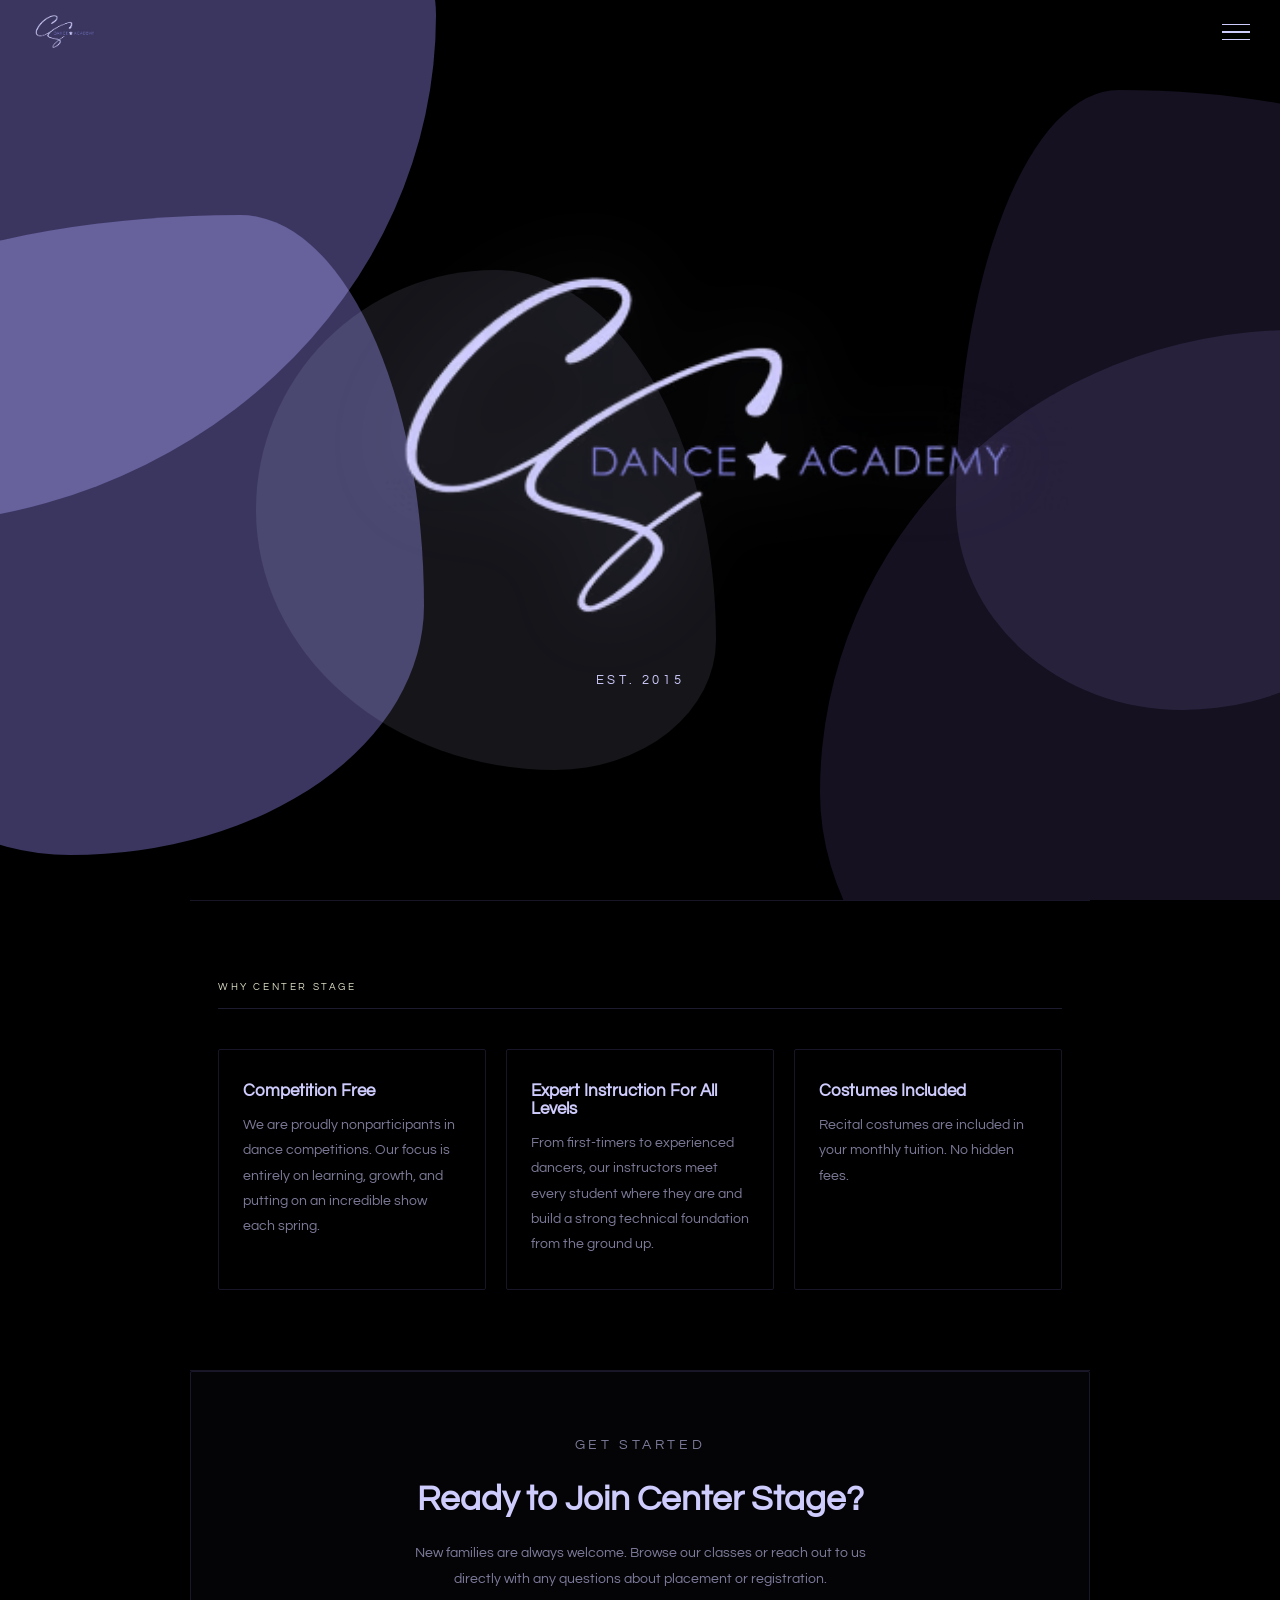
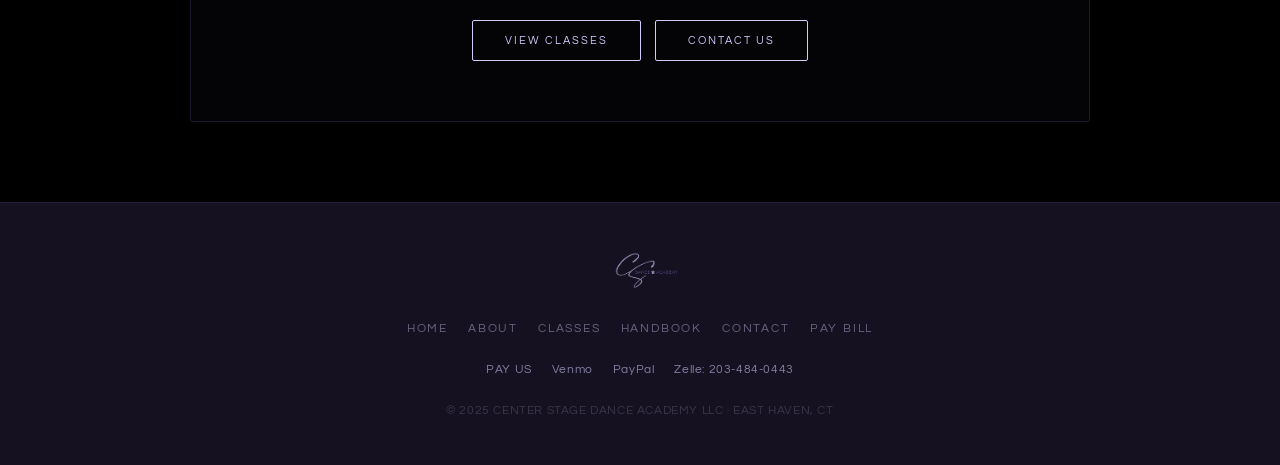
<file: index.html>
<!DOCTYPE html>
<html lang="en">
  <head>
    <meta charset="UTF-8" />
    <meta name="viewport" content="width=device-width, initial-scale=1.0" />
    <title>Center Stage Dance Academy</title>
    <link rel="stylesheet" href="styles.css" />
    <style>

      /* ── HERO ── */
      .hero {
        height: 100svh;
        display: flex;
        flex-direction: column;
        align-items: center;
        justify-content: center;
        text-align: center;
        padding: 80px 28px 40px;
        position: relative;
        overflow: hidden;
        background: var(--black);
      }

      .blob {
        position: absolute;
        mix-blend-mode: screen;
      }

      .blob-1 {
        width: 110vw; height: 100vw;
        max-width: 820px; max-height: 750px;
        background: var(--dark-purple);
        border-radius: 42% 58% 67% 33% / 45% 32% 68% 55%;
        top: -25%; left: -30%;
      }

      .blob-2 {
        width: 100vw; height: 110vw;
        max-width: 780px; max-height: 840px;
        background: var(--extra-dark-purple);
        border-radius: 61% 39% 28% 72% / 55% 68% 32% 45%;
        bottom: -30%; right: -25%;
      }

      .blob-3 {
        width: 90vw; height: 85vw;
        max-width: 680px; max-height: 640px;
        background: var(--dark-purple);
        border-radius: 73% 27% 52% 48% / 32% 61% 39% 68%;
        bottom: 5%; left: -20%;
      }

      .blob-4 {
        width: 75vw; height: 80vw;
        max-width: 580px; max-height: 620px;
        background: var(--extra-dark-purple);
        border-radius: 28% 72% 61% 39% / 67% 28% 72% 33%;
        top: 10%; right: -20%;
      }

      .blob-5 {
        width: 60vw; height: 65vw;
        max-width: 460px; max-height: 500px;
        background: var(--light-purple);
        border-radius: 52% 48% 35% 65% / 48% 74% 26% 52%;
        top: 30%; left: 20%;
        opacity: 0.10;
      }

      .hero-content {
        position: relative;
        z-index: 1;
        display: flex;
        flex-direction: column;
        align-items: center;
        gap: 28px;
      }

      .hero-logo {
        width: clamp(480px, 132vw, 960px);
        height: auto;
        opacity: 0;
        animation: fadeUp 1s 0.4s ease forwards;
        filter: drop-shadow(0 0 40px rgba(206,203,253,0.2));
      }

      .hero-sub {
        font-size: clamp(0.65rem, 2.5vw, 0.8rem);
        letter-spacing: 0.28em;
        text-transform: uppercase;
        color: var(--light-purple);
        opacity: 0;
        animation: fadeUp 1s 0.7s ease forwards;
      }

      /* ── SHARED SECTION WRAPPER ── */
      .home-section {
        padding: 80px 28px;
        max-width: 900px;
        margin: 0 auto;
      }

      .home-section-label {
        font-size: 0.65rem;
        letter-spacing: 0.25em;
        text-transform: uppercase;
        color: var(--contrast);
        padding-bottom: 16px;
        border-bottom: 1px solid rgba(58,54,96,0.5);
        margin-bottom: 40px;
      }

      .home-rule {
        width: 100%;
        height: 1px;
        background: rgba(58,54,96,0.4);
        max-width: 900px;
        margin: 0 auto;
      }

      /* ── REGISTRATION SCROLL ── */
      .reg-section {
        padding: 80px 0;
      }

      .reg-section-header {
        padding: 0 28px;
        margin-bottom: 32px;
      }

      .reg-scroll-track {
        display: flex;
        gap: 16px;
        overflow-x: auto;
        padding: 4px 28px 24px;
        scroll-snap-type: x mandatory;
        -webkit-overflow-scrolling: touch;
        scrollbar-width: none;
      }

      .reg-scroll-track::-webkit-scrollbar {
        display: none;
      }

      .reg-card {
        flex-shrink: 0;
        width: clamp(260px, 75vw, 320px);
        scroll-snap-align: start;
        border: 1px solid rgba(58,54,96,0.4);
        border-radius: 2px;
        padding: 32px 24px;
        display: flex;
        flex-direction: column;
        gap: 16px;
        transition: border-color 0.3s;
        background: rgba(58,54,96,0.06);
      }

      .reg-card:hover {
        border-color: rgba(206,203,253,0.3);
      }

      .reg-card.featured {
        border-color: rgba(206,203,253,0.35);
        background: rgba(206,203,253,0.05);
      }

      .reg-tag {
        font-size: 0.6rem;
        letter-spacing: 0.2em;
        text-transform: uppercase;
        color: var(--contrast);
      }

      .reg-card.featured .reg-tag {
        color: var(--light-purple);
      }

      .reg-title {
        font-size: clamp(1.1rem, 4vw, 1.35rem);
        font-weight: bold;
        color: var(--light-purple);
        line-height: 1.2;
      }

      .reg-fee {
        font-size: 0.82rem;
        color: rgba(206,203,253,0.5);
        letter-spacing: 0.05em;
      }

      .reg-fee strong {
        color: var(--light-purple);
        font-weight: bold;
      }

      .reg-dates {
        display: flex;
        flex-direction: column;
        gap: 10px;
        margin-top: 4px;
      }

      .reg-date-item {
        display: flex;
        flex-direction: column;
        gap: 2px;
        padding-top: 10px;
        border-top: 1px solid rgba(58,54,96,0.3);
      }

      .reg-date-item:first-child {
        border-top: none;
        padding-top: 0;
      }

      .reg-date {
        font-size: 0.9rem;
        color: var(--light-purple);
        font-weight: bold;
      }

      .reg-time {
        font-size: 0.78rem;
        color: rgba(206,203,253,0.5);
        letter-spacing: 0.05em;
      }

      .reg-scroll-hint {
        padding: 0 28px;
        margin-top: 8px;
        font-size: 0.65rem;
        letter-spacing: 0.15em;
        text-transform: uppercase;
        color: rgba(206,203,253,0.25);
      }

      /* ── WHY CENTER STAGE ── */
      .why-grid {
        display: grid;
        grid-template-columns: 1fr;
        gap: 20px;
      }

      @media (min-width: 600px) {
        .why-grid { grid-template-columns: 1fr 1fr 1fr; }
      }

      .why-card {
        padding: 32px 24px;
        border: 1px solid rgba(58,54,96,0.4);
        border-radius: 2px;
        display: flex;
        flex-direction: column;
        gap: 12px;
        transition: border-color 0.3s;
      }

      .why-card:hover {
        border-color: rgba(206,203,253,0.25);
      }

      .why-title {
        font-size: 1.05rem;
        font-weight: bold;
        color: var(--light-purple);
      }

      .why-body {
        font-size: 0.88rem;
        line-height: 1.8;
        color: rgba(206,203,253,0.6);
      }

      /* ── CALL TO ACTION ── */
      .cta-block {
        padding: 60px 32px;
        border: 1px solid rgba(58,54,96,0.4);
        border-radius: 2px;
        text-align: center;
        display: flex;
        flex-direction: column;
        align-items: center;
        gap: 20px;
        background: rgba(58,54,96,0.08);
        max-width: 900px;
        margin: 0 auto 80px;
      }

      .cta-block-label {
        font-size: 0.65rem;
        letter-spacing: 0.25em;
        text-transform: uppercase;
        color: var(--contrast);
      }

      .cta-block h2 {
        font-size: clamp(1.4rem, 5vw, 2.2rem);
        font-weight: bold;
        color: var(--light-purple);
        line-height: 1.2;
      }

      .cta-block p {
        font-size: 0.9rem;
        color: rgba(206,203,253,0.6);
        line-height: 1.8;
        max-width: 500px;
      }

      .cta-buttons {
        display: flex;
        flex-wrap: wrap;
        gap: 14px;
        justify-content: center;
        margin-top: 8px;
      }

      .cta-btn {
        display: inline-block;
        padding: 14px 32px;
        border: 1px solid var(--light-purple);
        color: var(--light-purple);
        text-decoration: none;
        font-size: 0.7rem;
        letter-spacing: 0.18em;
        text-transform: uppercase;
        transition: background 0.3s, color 0.3s;
        border-radius: 2px;
      }

      .cta-btn:hover {
        background: var(--light-purple);
        color: var(--black);
      }

      /* ── MENU PORTAL BUTTON ── */
      .menu-portal-btn {
        display: inline-block;
        margin-top: 32px;
        padding: 14px 36px;
        background: var(--light-purple);
        color: var(--black);
        text-decoration: none;
        font-size: 0.78rem;
        letter-spacing: 0.15em;
        text-transform: uppercase;
        font-weight: bold;
        border-radius: 2px;
        transition: background 0.2s;
        text-align: center;
      }

      .menu-portal-btn:hover {
        background: var(--contrast);
      }

    </style>
  </head>
  <body>

    <nav id="navbar">
      <a href="index.html" class="nav-logo">
        <img src="logo.png" alt="Center Stage Dance Academy" />
      </a>
      <button class="hamburger" id="hamburger" aria-label="Toggle menu">
        <span></span><span></span><span></span>
      </button>
    </nav>

<div class="menu-overlay" id="menuOverlay">
      <div class="menu-panel menu-panel-1"></div>
      <div class="menu-panel menu-panel-2"></div>
      <div class="menu-panel menu-panel-3"></div>
      <ul class="menu-links">
        <li><a href="#" onclick="navigateTo('index.html'); return false;">Home</a></li>
        <li><a href="#" onclick="navigateTo('about.html'); return false;">About</a></li>
        <li><a href="#" onclick="navigateTo('classes.html'); return false;">Classes</a></li>
        <li><a href="#" onclick="navigateTo('handbook.html'); return false;">Handbook</a></li>
        <li><a href="#" onclick="navigateTo('contact.html'); return false;">Contact</a></li>
        <li><a href="https://app.gostudiopro.com/online/index.php?account_id=21229" target="_blank" onclick="closeMenu()">Portal</a></li>
      </ul>
    </div>

    <!-- HERO -->
    <section class="hero">
      <div class="blob blob-1"></div>
      <div class="blob blob-2"></div>
      <div class="blob blob-3"></div>
      <div class="blob blob-4"></div>
      <div class="blob blob-5"></div>
      <div class="hero-content">
        <img class="hero-logo" src="logo.png" alt="Center Stage Dance Academy" />
        <p class="hero-sub">Est. 2015</p>
      </div>
    </section>

    <div class="home-rule"></div>

    <!-- WHY CENTER STAGE -->
    <div class="home-section">
      <p class="home-section-label">Why Center Stage</p>
      <div class="why-grid">

        <div class="why-card">
          <p class="why-title">Competition Free</p>
          <p class="why-body">We are proudly nonparticipants in dance competitions. Our focus is entirely on learning, growth, and putting on an incredible show each spring.</p>
        </div>

        <div class="why-card">
          <p class="why-title">Expert Instruction For All Levels</p>
          <p class="why-body">From first-timers to experienced dancers, our instructors meet every student where they are and build a strong technical foundation from the ground up.</p>
        </div>

        <div class="why-card">
          <p class="why-title">Costumes Included</p>
          <p class="why-body">Recital costumes are included in your monthly tuition. No hidden fees.</p>
        </div>

      </div>
    </div>

    <div class="home-rule"></div>

    <!-- CALL TO ACTION -->
    <div class="cta-block">
      <p class="cta-block-label">Get Started</p>
      <h2>Ready to Join Center Stage?</h2>
      <p>New families are always welcome. Browse our classes or reach out to us directly with any questions about placement or registration.</p>
      <div class="cta-buttons">
        <a href="#" onclick="navigateTo('classes.html'); return false;" class="cta-btn">View Classes</a>
        <a href="#" onclick="navigateTo('contact.html'); return false;" class="cta-btn">Contact Us</a>
      </div>
    </div>

    <footer>
      <div class="footer-logo">
        <img src="logo.png" alt="Center Stage Dance Academy" />
      </div>
      <div class="footer-links">
        <a href="#" onclick="navigateTo('index.html'); return false;">Home</a>
        <a href="#" onclick="navigateTo('about.html'); return false;">About</a>
        <a href="#" onclick="navigateTo('classes.html'); return false;">Classes</a>
        <a href="#" onclick="navigateTo('handbook.html'); return false;">Handbook</a>
        <a href="#" onclick="navigateTo('contact.html'); return false;">Contact</a>
        <a href="https://app.gostudiopro.com/online/index.php?account_id=21229" target="_blank">Pay Bill</a>
      </div>
      <div class="footer-payments">
        <span class="footer-payments-label">Pay Us</span>
        <a href="https://venmo.com/u/centerstagedancellc" target="_blank">Venmo</a>
        <a href="https://www.paypal.com/paypalme/centerstagellc" target="_blank">PayPal</a>
        <span>Zelle: <a href="tel:+12034840443">203-484-0443</a></span>
      </div>
      <p class="footer-copy">© 2025 Center Stage Dance Academy LLC · East Haven, CT</p>
    </footer>

    <script src="nav.js"></script>
  </body>
</html>
</file>
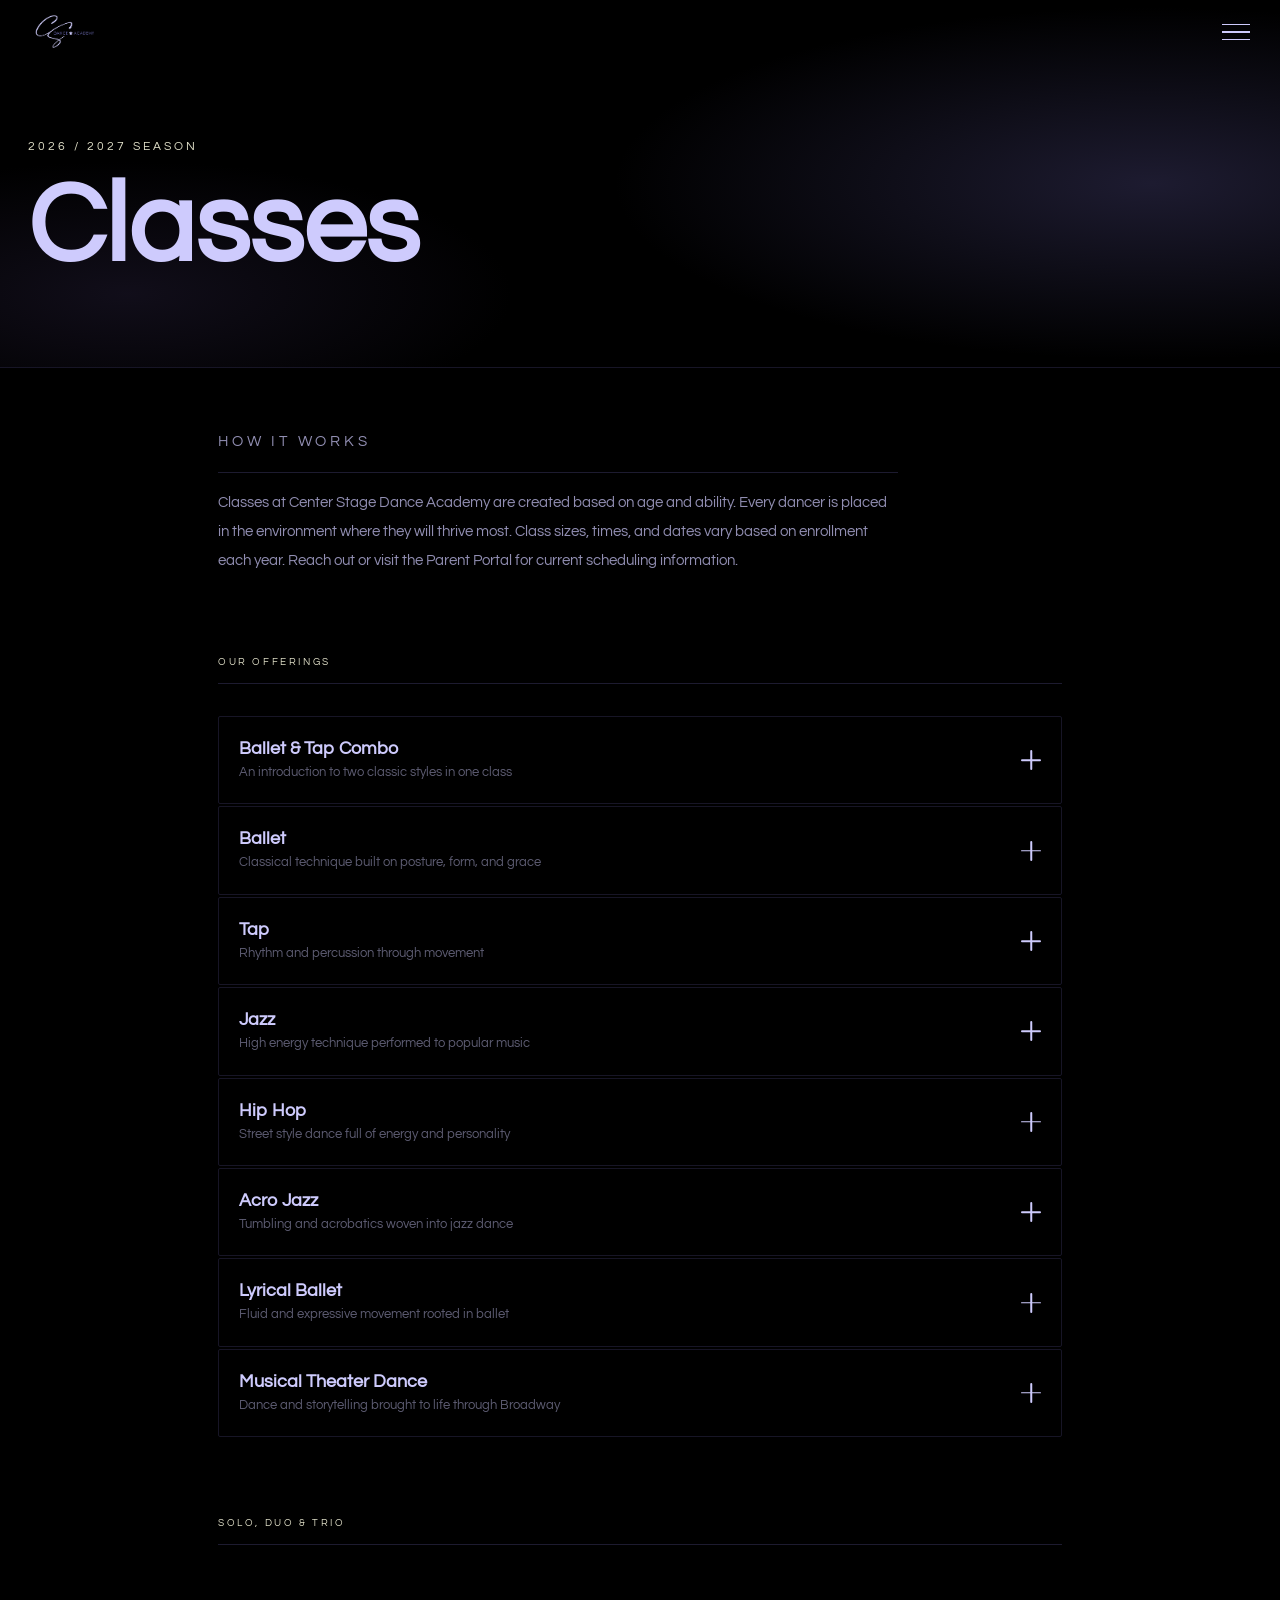
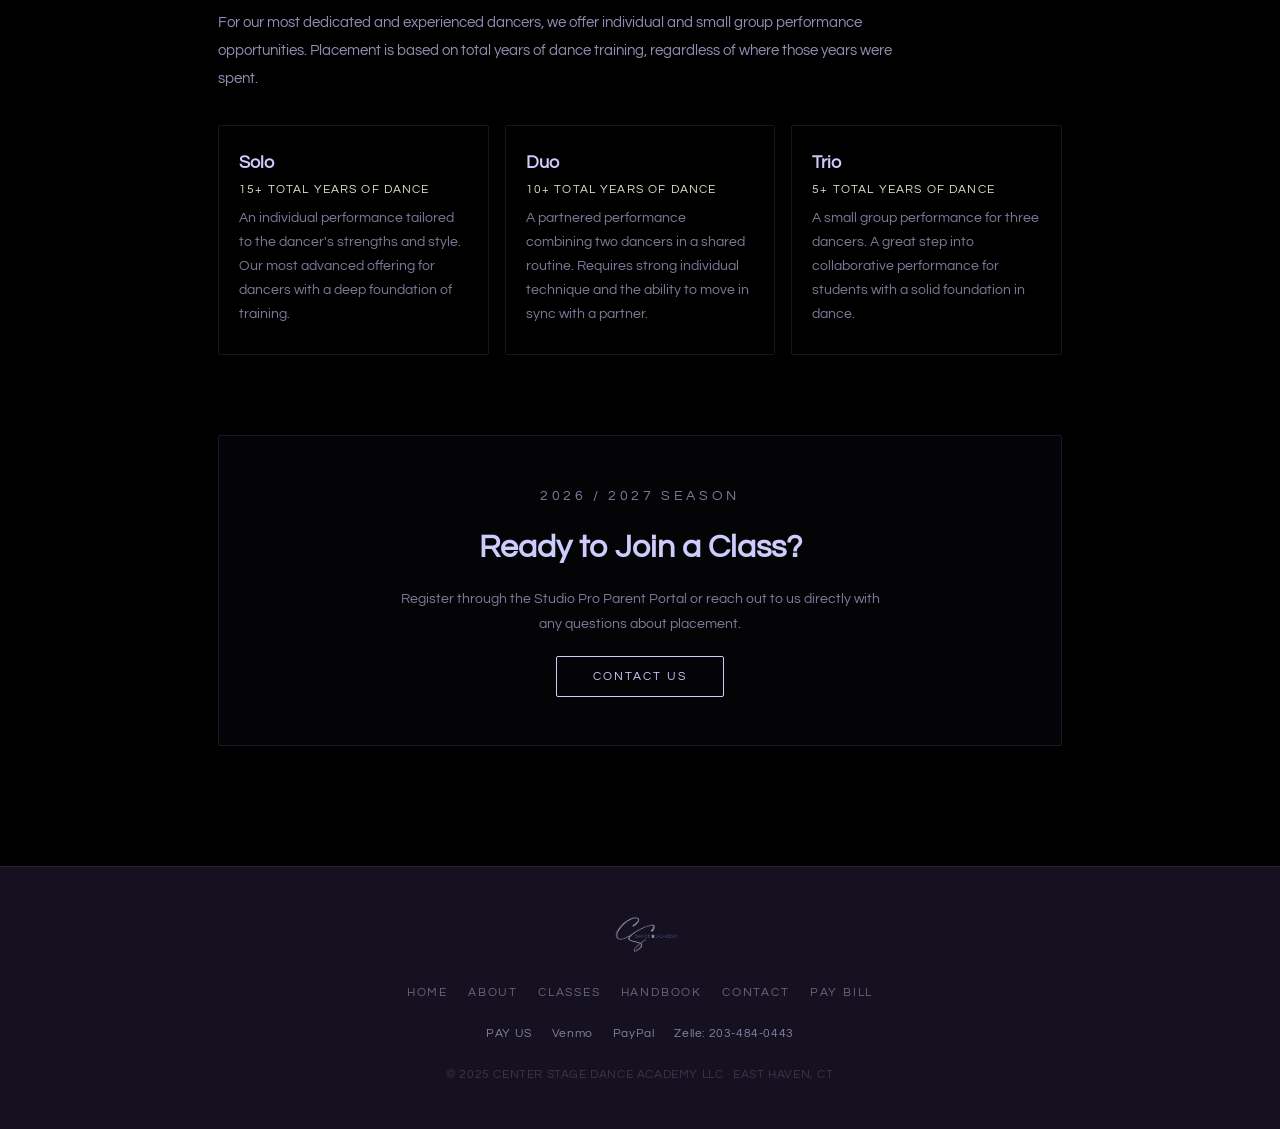
<file: classes.html>
<!DOCTYPE html>
<html lang="en">
  <head>
    <meta charset="UTF-8" />
    <meta name="viewport" content="width=device-width, initial-scale=1.0" />
    <title>Classes | Center Stage Dance Academy</title>
    <link rel="stylesheet" href="styles.css" />
    <style>

      .classes-wrapper {
        padding: 60px 28px 80px;
        max-width: 900px;
        margin: 0 auto;
        display: flex;
        flex-direction: column;
        gap: 80px;
      }

      /* ── INTRO ── */
      .classes-intro {
        display: flex;
        flex-direction: column;
        gap: 16px;
      }

      .classes-intro-label {
        font-size: 0.65rem;
        letter-spacing: 0.25em;
        text-transform: uppercase;
        color: var(--contrast);
        padding-bottom: 16px;
        border-bottom: 1px solid rgba(58,54,96,0.5);
      }

      .classes-intro p {
        font-size: 0.95rem;
        line-height: 1.9;
        color: rgba(206,203,253,0.7);
        max-width: 680px;
      }

      /* ── SECTION LABEL ── */
      .classes-section-label {
        font-size: 0.65rem;
        letter-spacing: 0.25em;
        text-transform: uppercase;
        color: var(--contrast);
        padding-bottom: 16px;
        border-bottom: 1px solid rgba(58,54,96,0.5);
        margin-bottom: 32px;
      }

      /* ── CLASS GRID ── */
      .class-grid {
        display: grid;
        grid-template-columns: 1fr;
        gap: 2px;
      }

      /* ── CLASS CARD ── */
      .class-card {
        border: 1px solid rgba(58,54,96,0.4);
        border-radius: 2px;
        overflow: hidden;
        transition: border-color 0.3s;
      }

      .class-card:hover {
        border-color: rgba(206,203,253,0.3);
      }

      .class-card.open {
        border-color: rgba(206,203,253,0.25);
      }

      .class-trigger {
        width: 100%;
        background: none;
        border: none;
        padding: 22px 20px;
        display: flex;
        align-items: center;
        justify-content: space-between;
        cursor: pointer;
        gap: 16px;
        text-align: left;
      }

      .class-trigger-left {
        display: flex;
        flex-direction: column;
        gap: 5px;
        flex: 1;
      }

      .class-name {
        font-size: clamp(1rem, 3.5vw, 1.15rem);
        font-weight: bold;
        color: var(--light-purple);
        transition: color 0.2s;
      }

      .class-trigger:hover .class-name {
        color: var(--contrast);
      }

      .class-card.open .class-name {
        color: var(--contrast);
      }

      .class-short {
        font-size: 0.82rem;
        color: rgba(206,203,253,0.45);
        line-height: 1.4;
      }

      .class-icon {
        flex-shrink: 0;
        width: 20px;
        height: 20px;
        position: relative;
      }

      .class-icon::before,
      .class-icon::after {
        content: '';
        position: absolute;
        background: var(--light-purple);
        border-radius: 2px;
        transition: all 0.35s cubic-bezier(.77,0,.175,1);
      }

      .class-icon::before {
        width: 100%; height: 1.5px;
        top: 50%; left: 0;
        transform: translateY(-50%);
      }

      .class-icon::after {
        width: 1.5px; height: 100%;
        left: 50%; top: 0;
        transform: translateX(-50%);
      }

      .class-card.open .class-icon::after {
        transform: translateX(-50%) rotate(90deg);
        opacity: 0;
      }

      /* ── CLASS BODY ── */
      .class-body {
        display: grid;
        grid-template-rows: 0fr;
        transition: grid-template-rows 0.4s cubic-bezier(.77,0,.175,1);
      }

      .class-card.open .class-body {
        grid-template-rows: 1fr;
      }

      .class-body-inner {
        overflow: hidden;
      }

      .class-content {
        padding: 0 20px 28px 20px;
        display: flex;
        flex-direction: column;
        gap: 20px;
        border-top: 1px solid rgba(58,54,96,0.3);
      }

      .class-description {
        font-size: 0.92rem;
        line-height: 1.85;
        color: rgba(206,203,253,0.7);
        padding-top: 20px;
      }

      /* ── DETAIL GRID ── */
      .class-details {
        border: 1px solid rgba(58,54,96,0.3);
        border-radius: 2px;
        overflow: hidden;
      }

      .class-details-grid {
        display: grid;
        grid-template-columns: 1fr 1fr 1fr;
        border-bottom: 1px solid rgba(58,54,96,0.25);
      }

      .class-details-grid:last-child {
        border-bottom: none;
      }

      .class-details-grid.header {
        background: rgba(58,54,96,0.15);
      }

      .class-detail-cell {
        font-size: 0.88rem;
        color: var(--light-purple);
        padding: 12px 14px;
        line-height: 1.5;
        border-right: 1px solid rgba(58,54,96,0.25);
      }

      .class-detail-cell:last-child {
        border-right: none;
      }

      .class-detail-cell.header-cell {
        font-size: 0.6rem;
        letter-spacing: 0.15em;
        text-transform: uppercase;
        color: var(--contrast);
      }

      .class-note {
        font-size: 0.78rem;
        color: rgba(206,203,253,0.45);
        line-height: 1.6;
      }

      /* ── SPECIALTY ── */
      .specialty-section {
        display: flex;
        flex-direction: column;
        gap: 32px;
      }

      .specialty-intro {
        font-size: 0.95rem;
        line-height: 1.85;
        color: rgba(206,203,253,0.7);
        max-width: 680px;
      }

      .specialty-grid {
        display: grid;
        grid-template-columns: 1fr;
        gap: 16px;
      }

      @media (min-width: 600px) {
        .specialty-grid { grid-template-columns: repeat(3, 1fr); }
      }

      .specialty-card {
        padding: 28px 20px;
        border: 1px solid rgba(58,54,96,0.4);
        border-radius: 2px;
        display: flex;
        flex-direction: column;
        gap: 12px;
        transition: border-color 0.3s;
      }

      .specialty-card:hover {
        border-color: rgba(206,203,253,0.3);
      }

      .specialty-name {
        font-size: 1.1rem;
        font-weight: bold;
        color: var(--light-purple);
      }

      .specialty-req {
        font-size: 0.72rem;
        letter-spacing: 0.1em;
        color: var(--contrast);
        text-transform: uppercase;
      }

      .specialty-body {
        font-size: 0.85rem;
        line-height: 1.75;
        color: rgba(206,203,253,0.6);
      }

      /* ── CTA ── */
      .register-cta {
        padding: 48px 32px;
        border: 1px solid rgba(58,54,96,0.4);
        border-radius: 2px;
        text-align: center;
        display: flex;
        flex-direction: column;
        align-items: center;
        gap: 20px;
        background: rgba(58,54,96,0.08);
      }

      .register-cta-label {
        font-size: 0.65rem;
        letter-spacing: 0.25em;
        text-transform: uppercase;
        color: var(--contrast);
      }

      .register-cta h2 {
        font-size: clamp(1.4rem, 5vw, 2rem);
        font-weight: bold;
        color: var(--light-purple);
        line-height: 1.2;
      }

      .register-cta p {
        font-size: 0.9rem;
        color: rgba(206,203,253,0.6);
        line-height: 1.7;
        max-width: 480px;
      }

      .cta-btn {
        display: inline-block;
        padding: 14px 36px;
        border: 1px solid var(--light-purple);
        color: var(--light-purple);
        text-decoration: none;
        font-size: 0.72rem;
        letter-spacing: 0.18em;
        text-transform: uppercase;
        transition: background 0.3s, color 0.3s;
        border-radius: 2px;
      }

      .cta-btn:hover {
        background: var(--light-purple);
        color: var(--black);
      }

    </style>
  </head>
  <body>

    <nav id="navbar">
      <a href="index.html" class="nav-logo">
        <img src="logo.png" alt="Center Stage Dance Academy" />
      </a>
      <button class="hamburger" id="hamburger" aria-label="Toggle menu">
        <span></span><span></span><span></span>
      </button>
    </nav>

<div class="menu-overlay" id="menuOverlay">
      <div class="menu-panel menu-panel-1"></div>
      <div class="menu-panel menu-panel-2"></div>
      <div class="menu-panel menu-panel-3"></div>
      <ul class="menu-links">
        <li><a href="#" onclick="navigateTo('index.html'); return false;">Home</a></li>
        <li><a href="#" onclick="navigateTo('about.html'); return false;">About</a></li>
        <li><a href="#" onclick="navigateTo('classes.html'); return false;">Classes</a></li>
        <li><a href="#" onclick="navigateTo('handbook.html'); return false;">Handbook</a></li>
        <li><a href="#" onclick="navigateTo('contact.html'); return false;">Contact</a></li>
        <li><a href="https://app.gostudiopro.com/online/index.php?account_id=21229" target="_blank" onclick="closeMenu()">Portal</a></li>
      </ul>
    </div>

    <header class="page-header">
      <div class="page-header-content">
        <p class="page-eyebrow">2026 / 2027 Season</p>
        <h1 class="page-title">Classes</h1>
      </div>
    </header>

    <div class="classes-wrapper">

      <!-- INTRO -->
      <div class="classes-intro">
        <p class="classes-intro-label">How It Works</p>
        <p>Classes at Center Stage Dance Academy are created based on age and ability. Every dancer is placed in the environment where they will thrive most. Class sizes, times, and dates vary based on enrollment each year. Reach out or visit the Parent Portal for current scheduling information.</p>
      </div>

      <!-- CLASS LIST -->
      <div>
        <p class="classes-section-label">Our Offerings</p>
        <div class="class-grid">

          <!-- COMBO -->
          <div class="class-card">
            <button class="class-trigger" onclick="toggleClass(this)">
              <div class="class-trigger-left">
                <span class="class-name">Ballet & Tap Combo</span>
                <span class="class-short">An introduction to two classic styles in one class</span>
              </div>
              <div class="class-icon"></div>
            </button>
            <div class="class-body">
              <div class="class-body-inner">
                <div class="class-content">
                  <p class="class-description">The perfect first dance experience. This combo class introduces our youngest dancers to the fundamentals of both Ballet and Tap in a single fun, welcoming session. Students begin to develop coordination, rhythm, and a love for movement in a nurturing environment.</p>
                  <div class="class-details">
                    <div class="class-details-grid header">
                      <span class="class-detail-cell header-cell">Age</span>
                      <span class="class-detail-cell header-cell">Duration</span>
                      <span class="class-detail-cell header-cell">Shoes</span>
                    </div>
                    <div class="class-details-grid">
                      <span class="class-detail-cell">2.5 to 5 years</span>
                      <span class="class-detail-cell">45 min</span>
                      <span class="class-detail-cell">Pink/White Ballet + Tan Tap</span>
                    </div>
                  </div>
                </div>
              </div>
            </div>
          </div>

          <!-- BALLET -->
          <div class="class-card">
            <button class="class-trigger" onclick="toggleClass(this)">
              <div class="class-trigger-left">
                <span class="class-name">Ballet</span>
                <span class="class-short">Classical technique built on posture, form, and grace</span>
              </div>
              <div class="class-icon"></div>
            </button>
            <div class="class-body">
              <div class="class-body-inner">
                <div class="class-content">
                  <p class="class-description">A classical ballet class that teaches the formalized technique of dance, including specific rules regarding the positions of the arms, feet, and body. Choreography is built on combinations of fundamental movements that form the foundation for all dance styles. Students develop posture, discipline, and grace.</p>
                  <div class="class-details">
                    <div class="class-details-grid header">
                      <span class="class-detail-cell header-cell">Age</span>
                      <span class="class-detail-cell header-cell">Duration</span>
                      <span class="class-detail-cell header-cell">Shoes</span>
                    </div>
                    <div class="class-details-grid">
                      <span class="class-detail-cell">7 to 8 years</span>
                      <span class="class-detail-cell">30 min</span>
                      <span class="class-detail-cell">Pink or White</span>
                    </div>
                  </div>
                </div>
              </div>
            </div>
          </div>

          <!-- TAP -->
          <div class="class-card">
            <button class="class-trigger" onclick="toggleClass(this)">
              <div class="class-trigger-left">
                <span class="class-name">Tap</span>
                <span class="class-short">Rhythm and percussion through movement</span>
              </div>
              <div class="class-icon"></div>
            </button>
            <div class="class-body">
              <div class="class-body-inner">
                <div class="class-content">
                  <p class="class-description">A rhythmic dance style where the sounds of tap shoes striking the floor become the music. Students learn to use their feet as percussion instruments, developing a strong sense of timing, musicality, and coordination. A timeless and uniquely satisfying style of dance.</p>
                  <div class="class-details">
                    <div class="class-details-grid header">
                      <span class="class-detail-cell header-cell">Age</span>
                      <span class="class-detail-cell header-cell">Duration</span>
                      <span class="class-detail-cell header-cell">Shoes</span>
                    </div>
                    <div class="class-details-grid">
                      <span class="class-detail-cell">7 years and up</span>
                      <span class="class-detail-cell">30 min</span>
                      <span class="class-detail-cell">Tan Mary Janes</span>
                    </div>
                  </div>
                </div>
              </div>
            </div>
          </div>

          <!-- JAZZ -->
          <div class="class-card">
            <button class="class-trigger" onclick="toggleClass(this)">
              <div class="class-trigger-left">
                <span class="class-name">Jazz</span>
                <span class="class-short">High energy technique performed to popular music</span>
              </div>
              <div class="class-icon"></div>
            </button>
            <div class="class-body">
              <div class="class-body-inner">
                <div class="class-content">
                  <p class="class-description">A technical and high-energy dance style performed to popular music. Students build strength and flexibility while working on turns, leaps, and dance technique. Jazz is an ever-evolving style that challenges dancers to be expressive, sharp, and precise.</p>
                  <div class="class-details">
                    <div class="class-details-grid header">
                      <span class="class-detail-cell header-cell">Age</span>
                      <span class="class-detail-cell header-cell">Duration</span>
                      <span class="class-detail-cell header-cell">Shoes</span>
                    </div>
                    <div class="class-details-grid">
                      <span class="class-detail-cell">7 to 8 years</span>
                      <span class="class-detail-cell">30 min</span>
                      <span class="class-detail-cell">Tan Jazz Boots</span>
                    </div>
                    <div class="class-details-grid">
                      <span class="class-detail-cell">8 years and up</span>
                      <span class="class-detail-cell">45 min</span>
                      <span class="class-detail-cell">Tan Jazz Boots</span>
                    </div>
                  </div>
                </div>
              </div>
            </div>
          </div>

          <!-- HIP HOP -->
          <div class="class-card">
            <button class="class-trigger" onclick="toggleClass(this)">
              <div class="class-trigger-left">
                <span class="class-name">Hip Hop</span>
                <span class="class-short">Street style dance full of energy and personality</span>
              </div>
              <div class="class-icon"></div>
            </button>
            <div class="class-body">
              <div class="class-body-inner">
                <div class="class-content">
                  <p class="class-description">A high-energy street style of dance performed in sneakers. Less formal than classical styles, Hip Hop focuses on rhythm, personality, and self-expression. Students learn combinations inspired by music videos and popular culture in an upbeat, welcoming environment.</p>
                  <div class="class-details">
                    <div class="class-details-grid header">
                      <span class="class-detail-cell header-cell">Age</span>
                      <span class="class-detail-cell header-cell">Duration</span>
                      <span class="class-detail-cell header-cell">Shoes</span>
                    </div>
                    <div class="class-details-grid">
                      <span class="class-detail-cell">7 to 8 years</span>
                      <span class="class-detail-cell">30 min</span>
                      <span class="class-detail-cell">Sneakers</span>
                    </div>
                    <div class="class-details-grid">
                      <span class="class-detail-cell">9 years and up</span>
                      <span class="class-detail-cell">45 min</span>
                      <span class="class-detail-cell">Sneakers</span>
                    </div>
                  </div>
                </div>
              </div>
            </div>
          </div>

          <!-- ACRO JAZZ -->
          <div class="class-card">
            <button class="class-trigger" onclick="toggleClass(this)">
              <div class="class-trigger-left">
                <span class="class-name">Acro Jazz</span>
                <span class="class-short">Tumbling and acrobatics woven into jazz dance</span>
              </div>
              <div class="class-icon"></div>
            </button>
            <div class="class-body">
              <div class="class-body-inner">
                <div class="class-content">
                  <p class="class-description">Tumbling takes center stage in this jazz-based class. Students work on acrobatic skills including somersaults, backbends, cartwheels, handstands, and more, all integrated into dynamic jazz choreography. Placement is by skill level. We recommend taking an additional dance class alongside this one.</p>
                  <div class="class-details">
                    <div class="class-details-grid header">
                      <span class="class-detail-cell header-cell">Age</span>
                      <span class="class-detail-cell header-cell">Duration</span>
                      <span class="class-detail-cell header-cell">Shoes</span>
                    </div>
                    <div class="class-details-grid">
                      <span class="class-detail-cell">5 to 6 years</span>
                      <span class="class-detail-cell">30 min</span>
                      <span class="class-detail-cell">Barefoot</span>
                    </div>
                    <div class="class-details-grid">
                      <span class="class-detail-cell">7 years and up</span>
                      <span class="class-detail-cell">45 min</span>
                      <span class="class-detail-cell">Barefoot</span>
                    </div>
                  </div>
                  <p class="class-note">Placement is by skill level. See the Handbook for Acro level requirements.</p>
                </div>
              </div>
            </div>
          </div>

          <!-- LYRICAL BALLET -->
          <div class="class-card">
            <button class="class-trigger" onclick="toggleClass(this)">
              <div class="class-trigger-left">
                <span class="class-name">Lyrical Ballet</span>
                <span class="class-short">Fluid and expressive movement rooted in ballet</span>
              </div>
              <div class="class-icon"></div>
            </button>
            <div class="class-body">
              <div class="class-body-inner">
                <div class="class-content">
                  <p class="class-description">A fusion of ballet, jazz, and contemporary technique. Lyrical Ballet is smoother and more expressive than traditional ballet but not as fast-paced as jazz. Students use movement to interpret music and emotion, developing fluidity, extension, and artistic expression alongside strong technical foundations.</p>
                  <div class="class-details">
                    <div class="class-details-grid header">
                      <span class="class-detail-cell header-cell">Age</span>
                      <span class="class-detail-cell header-cell">Duration</span>
                      <span class="class-detail-cell header-cell">Shoes</span>
                    </div>
                    <div class="class-details-grid">
                      <span class="class-detail-cell">8 years and up</span>
                      <span class="class-detail-cell">45 min</span>
                      <span class="class-detail-cell">Pink or White</span>
                    </div>
                  </div>
                </div>
              </div>
            </div>
          </div>

          <!-- MUSICAL THEATER -->
          <div class="class-card">
            <button class="class-trigger" onclick="toggleClass(this)">
              <div class="class-trigger-left">
                <span class="class-name">Musical Theater Dance</span>
                <span class="class-short">Dance and storytelling brought to life through Broadway</span>
              </div>
              <div class="class-icon"></div>
            </button>
            <div class="class-body">
              <div class="class-body-inner">
                <div class="class-content">
                  <p class="class-description">A theatrical dance style that fuses ballet, jazz, and modern technique with acting and storytelling. Students perform to songs from Broadway and musicals, bringing characters and emotions to life through movement. An ideal class for students who love performance and want to combine dance with dramatic expression.</p>
                  <div class="class-details">
                    <div class="class-details-grid header">
                      <span class="class-detail-cell header-cell">Age</span>
                      <span class="class-detail-cell header-cell">Duration</span>
                      <span class="class-detail-cell header-cell">Shoes</span>
                    </div>
                    <div class="class-details-grid">
                      <span class="class-detail-cell">8 years and up</span>
                      <span class="class-detail-cell">45 min</span>
                      <span class="class-detail-cell">Tan Character (1.5" heel)</span>
                    </div>
                  </div>
                </div>
              </div>
            </div>
          </div>

        </div>
      </div>

      <!-- SOLO DUO TRIO -->
      <div class="specialty-section">
        <p class="classes-section-label">Solo, Duo & Trio</p>
        <p class="specialty-intro">For our most dedicated and experienced dancers, we offer individual and small group performance opportunities. Placement is based on total years of dance training, regardless of where those years were spent.</p>
        <div class="specialty-grid">
          <div class="specialty-card">
            <p class="specialty-name">Solo</p>
            <p class="specialty-req">15+ total years of dance</p>
            <p class="specialty-body">An individual performance tailored to the dancer's strengths and style. Our most advanced offering for dancers with a deep foundation of training.</p>
          </div>
          <div class="specialty-card">
            <p class="specialty-name">Duo</p>
            <p class="specialty-req">10+ total years of dance</p>
            <p class="specialty-body">A partnered performance combining two dancers in a shared routine. Requires strong individual technique and the ability to move in sync with a partner.</p>
          </div>
          <div class="specialty-card">
            <p class="specialty-name">Trio</p>
            <p class="specialty-req">5+ total years of dance</p>
            <p class="specialty-body">A small group performance for three dancers. A great step into collaborative performance for students with a solid foundation in dance.</p>
          </div>
        </div>
      </div>

      <!-- CTA -->
      <div class="register-cta">
        <p class="register-cta-label">2026 / 2027 Season</p>
        <h2>Ready to Join a Class?</h2>
        <p>Register through the Studio Pro Parent Portal or reach out to us directly with any questions about placement.</p>
        <div style="display:flex; gap:16px; flex-wrap:wrap; justify-content:center;">
          <a href="#" onclick="navigateTo('contact.html'); return false;" class="cta-btn">Contact Us</a>
        </div>
      </div>

    </div>

    <footer>
      <div class="footer-logo">
        <img src="logo.png" alt="Center Stage Dance Academy" />
      </div>
      <div class="footer-links">
        <a href="#" onclick="navigateTo('index.html'); return false;">Home</a>
        <a href="#" onclick="navigateTo('about.html'); return false;">About</a>
        <a href="#" onclick="navigateTo('classes.html'); return false;">Classes</a>
        <a href="#" onclick="navigateTo('handbook.html'); return false;">Handbook</a>
        <a href="#" onclick="navigateTo('contact.html'); return false;">Contact</a>
        <a href="https://app.gostudiopro.com/online/index.php?account_id=21229" target="_blank">Pay Bill</a>
      </div>
      <div class="footer-payments">
        <span class="footer-payments-label">Pay Us</span>
        <a href="https://venmo.com/u/centerstagedancellc" target="_blank">Venmo</a>
        <a href="https://www.paypal.com/paypalme/centerstagellc" target="_blank">PayPal</a>
        <span>Zelle: <a href="tel:+12034840443">203-484-0443</a></span>
      </div>
      <p class="footer-copy">© 2025 Center Stage Dance Academy LLC · East Haven, CT</p>
    </footer>

    <script src="nav.js"></script>
    <script>
      function toggleClass(trigger) {
        const card = trigger.closest('.class-card');
        const isOpen = card.classList.contains('open');
        document.querySelectorAll('.class-card').forEach(c => c.classList.remove('open'));
        if (!isOpen) card.classList.add('open');
      }
    </script>

  </body>
</html>
</file>
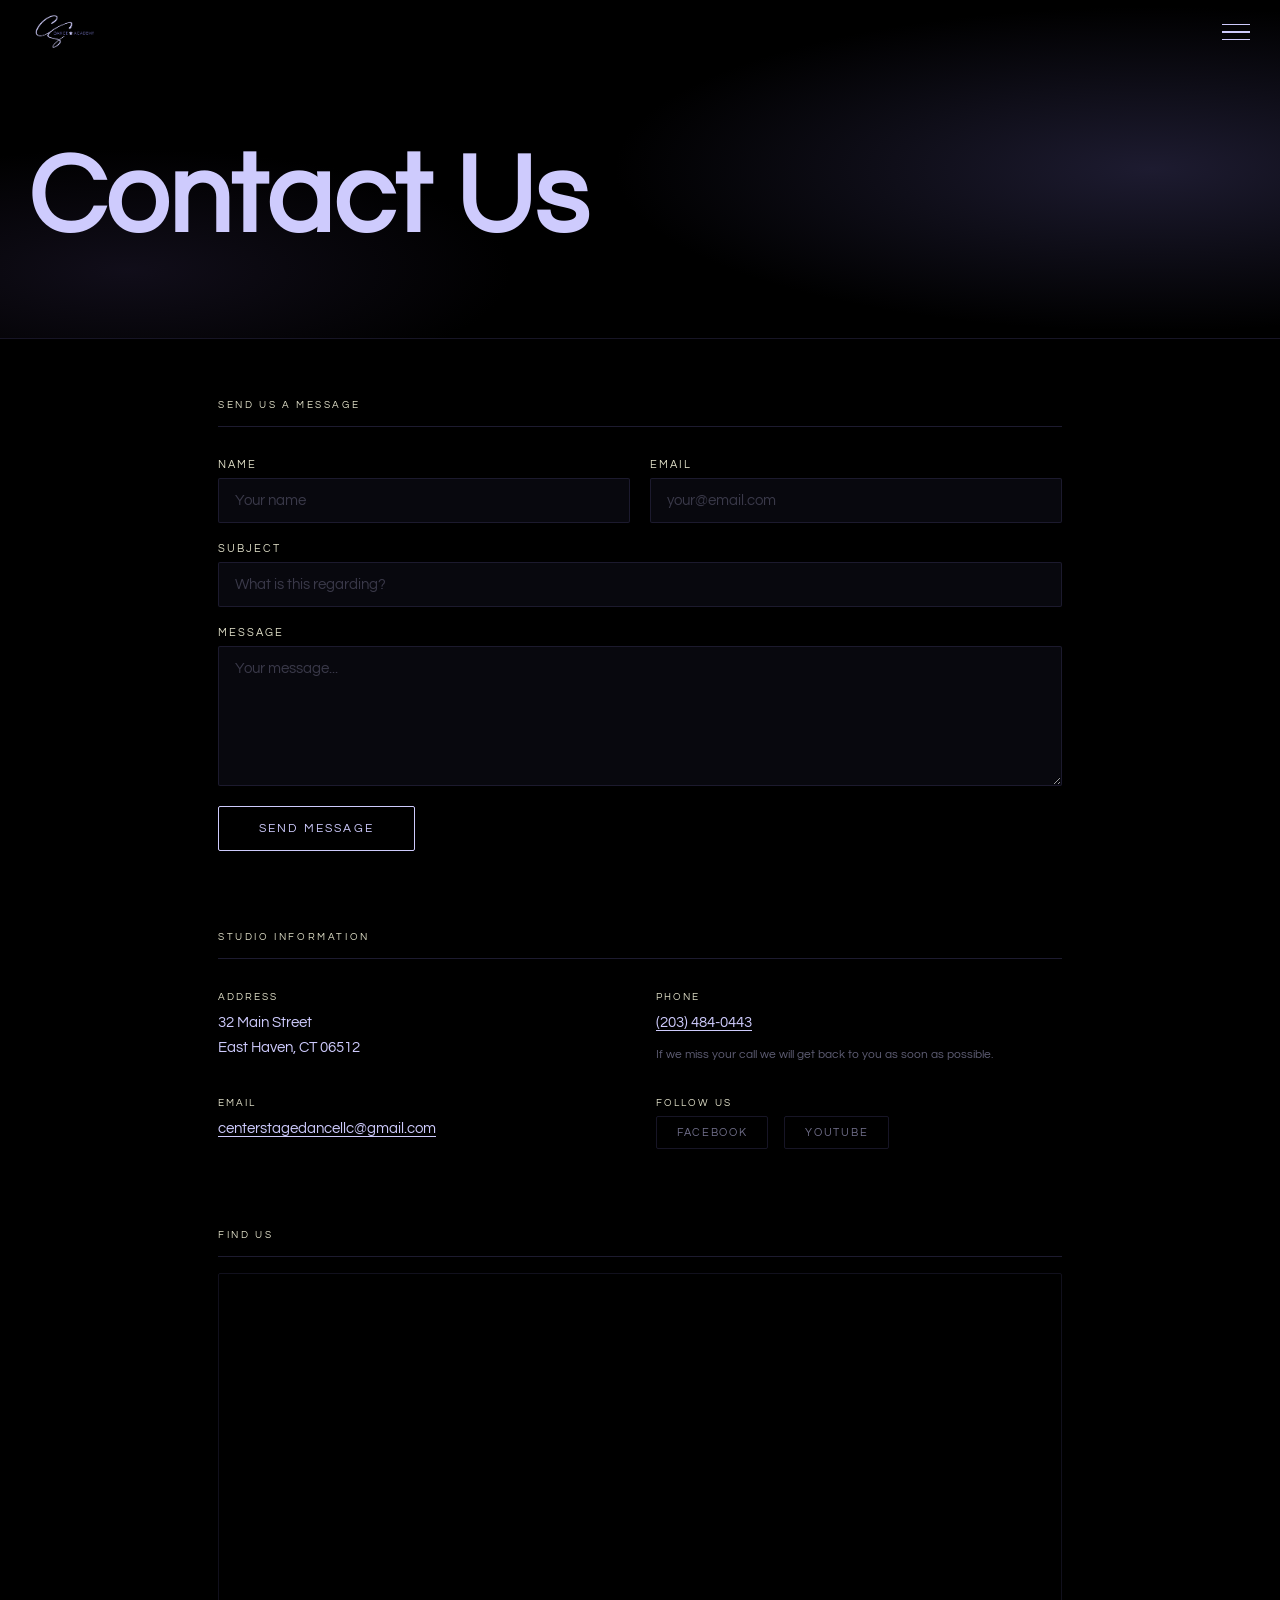
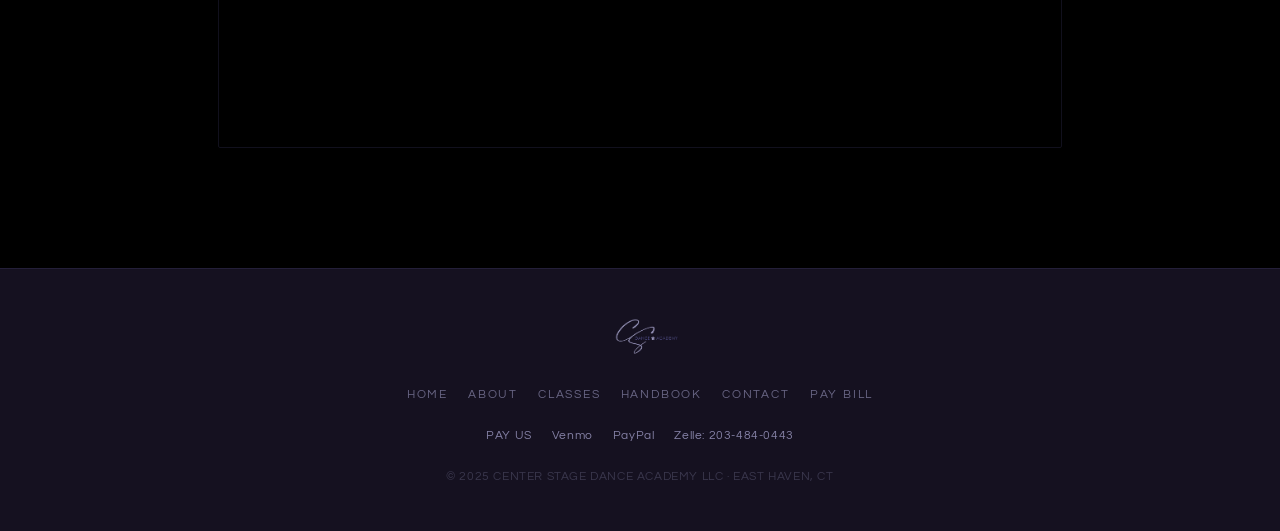
<file: contact.html>
<!DOCTYPE html>
<html lang="en">
  <head>
    <meta charset="UTF-8" />
    <meta name="viewport" content="width=device-width, initial-scale=1.0" />
    <title>Contact | Center Stage Dance Academy</title>
    <link rel="stylesheet" href="styles.css" />
    <style>

      .contact-wrapper {
        padding: 60px 28px 80px;
        max-width: 900px;
        margin: 0 auto;
        display: flex;
        flex-direction: column;
        gap: 80px;
      }

      /* ── FORM ── */
      .form-section {
        display: flex;
        flex-direction: column;
        gap: 32px;
      }

      .form-section-label {
        font-size: 0.65rem;
        letter-spacing: 0.25em;
        text-transform: uppercase;
        color: var(--contrast);
        padding-bottom: 16px;
        border-bottom: 1px solid rgba(58,54,96,0.5);
      }

      .contact-form {
        display: flex;
        flex-direction: column;
        gap: 20px;
      }

      .form-row {
        display: flex;
        flex-direction: column;
        gap: 20px;
      }

      @media (min-width: 600px) {
        .form-row { flex-direction: row; }
        .form-row .form-field { flex: 1; }
      }

      .form-field {
        display: flex;
        flex-direction: column;
        gap: 8px;
      }

      .form-field label {
        font-size: 0.68rem;
        letter-spacing: 0.18em;
        text-transform: uppercase;
        color: var(--contrast);
      }

      .form-field input,
      .form-field textarea,
      .form-field select {
        background: rgba(58,54,96,0.15);
        border: 1px solid rgba(58,54,96,0.4);
        border-radius: 2px;
        padding: 14px 16px;
        color: var(--light-purple);
        font-size: 0.92rem;
        font-family: 'Questrial', sans-serif;
        outline: none;
        transition: border-color 0.2s;
        width: 100%;
      }

      .form-field input::placeholder,
      .form-field textarea::placeholder {
        color: rgba(206,203,253,0.25);
      }

      .form-field input:focus,
      .form-field textarea:focus {
        border-color: rgba(206,203,253,0.5);
      }

      .form-field textarea {
        resize: vertical;
        min-height: 140px;
      }

      .form-submit {
        display: inline-block;
        padding: 15px 40px;
        border: 1px solid var(--light-purple);
        background: transparent;
        color: var(--light-purple);
        font-size: 0.75rem;
        letter-spacing: 0.18em;
        text-transform: uppercase;
        font-family: 'Questrial', sans-serif;
        cursor: pointer;
        transition: background 0.3s, color 0.3s;
        align-self: flex-start;
        border-radius: 2px;
      }

      .form-submit:hover {
        background: var(--light-purple);
        color: var(--black);
      }

      /* Success / error states */
      .form-success {
        display: none;
        padding: 20px;
        border: 1px solid rgba(206,203,253,0.3);
        border-radius: 2px;
        font-size: 0.92rem;
        color: var(--light-purple);
        line-height: 1.7;
      }

      /* ── INFO SECTION ── */
      .info-section {
        display: flex;
        flex-direction: column;
        gap: 32px;
      }

      .info-section-label {
        font-size: 0.65rem;
        letter-spacing: 0.25em;
        text-transform: uppercase;
        color: var(--contrast);
        padding-bottom: 16px;
        border-bottom: 1px solid rgba(58,54,96,0.5);
      }

      .info-grid {
        display: grid;
        grid-template-columns: 1fr;
        gap: 32px;
      }

      @media (min-width: 600px) {
        .info-grid { grid-template-columns: 1fr 1fr; }
      }

      .info-item {
        display: flex;
        flex-direction: column;
        gap: 8px;
      }

      .info-item-label {
        font-size: 0.65rem;
        letter-spacing: 0.2em;
        text-transform: uppercase;
        color: var(--contrast);
      }

      .info-item-value {
        font-size: 0.95rem;
        color: var(--light-purple);
        line-height: 1.7;
      }

      .info-item-value a {
        color: var(--light-purple);
        text-decoration: underline;
        text-underline-offset: 3px;
        transition: color 0.2s;
      }

      .info-item-value a:hover {
        color: var(--contrast);
      }

      .info-note {
        font-size: 0.78rem;
        color: rgba(206,203,253,0.45);
        line-height: 1.6;
        margin-top: 2px;
      }

      /* ── SOCIAL ── */
      .social-row {
        display: flex;
        gap: 16px;
      }

      .social-link {
        display: inline-block;
        padding: 10px 20px;
        border: 1px solid rgba(58,54,96,0.4);
        border-radius: 2px;
        font-size: 0.7rem;
        letter-spacing: 0.15em;
        text-transform: uppercase;
        color: rgba(206,203,253,0.55);
        text-decoration: none;
        transition: border-color 0.2s, color 0.2s;
      }

      .social-link:hover {
        border-color: var(--light-purple);
        color: var(--light-purple);
      }

      /* ── MAP ── */
      .map-section {
        display: flex;
        flex-direction: column;
        gap: 16px;
      }

      .map-label {
        font-size: 0.65rem;
        letter-spacing: 0.25em;
        text-transform: uppercase;
        color: var(--contrast);
        padding-bottom: 16px;
        border-bottom: 1px solid rgba(58,54,96,0.5);
      }

      .map-wrap {
        width: 100%;
        aspect-ratio: 16/9;
        border-radius: 2px;
        overflow: hidden;
        border: 1px solid rgba(58,54,96,0.3);
      }

      .map-wrap iframe {
        width: 100%;
        height: 100%;
        border: none;
        filter: grayscale(30%) invert(90%) hue-rotate(180deg);
        opacity: 0.85;
      }

    </style>
  </head>
  <body>

    <nav id="navbar">
      <a href="index.html" class="nav-logo">
        <img src="logo.png" alt="Center Stage Dance Academy" />
      </a>
      <button class="hamburger" id="hamburger" aria-label="Toggle menu">
        <span></span><span></span><span></span>
      </button>
    </nav>

<div class="menu-overlay" id="menuOverlay">
      <div class="menu-panel menu-panel-1"></div>
      <div class="menu-panel menu-panel-2"></div>
      <div class="menu-panel menu-panel-3"></div>
      <ul class="menu-links">
        <li><a href="#" onclick="navigateTo('index.html'); return false;">Home</a></li>
        <li><a href="#" onclick="navigateTo('about.html'); return false;">About</a></li>
        <li><a href="#" onclick="navigateTo('classes.html'); return false;">Classes</a></li>
        <li><a href="#" onclick="navigateTo('handbook.html'); return false;">Handbook</a></li>
        <li><a href="#" onclick="navigateTo('contact.html'); return false;">Contact</a></li>
        <li><a href="https://app.gostudiopro.com/online/index.php?account_id=21229" target="_blank" onclick="closeMenu()">Portal</a></li>
      </ul>
    </div>

    <header class="page-header">
      <div class="page-header-content">
        <h1 class="page-title">Contact Us</h1>
      </div>
    </header>

    <div class="contact-wrapper">

      <!-- CONTACT FORM -->
      <div class="form-section">
        <p class="form-section-label">Send Us a Message</p>

        <div id="formSuccess" class="form-success">
          Your message has been sent. We will get back to you as soon as possible.
        </div>

        <form
          class="contact-form"
          action="https://formspree.io/f/mreddgwd"
          method="POST"
          id="contactForm"
        >
          <div class="form-row">
            <div class="form-field">
              <label for="name">Name</label>
              <input
                type="text"
                id="name"
                name="name"
                placeholder="Your name"
                required
              />
            </div>
            <div class="form-field">
              <label for="email">Email</label>
              <input
                type="email"
                id="email"
                name="email"
                placeholder="your@email.com"
                required
              />
            </div>
          </div>

          <div class="form-field">
            <label for="subject">Subject</label>
            <input
              type="text"
              id="subject"
              name="subject"
              placeholder="What is this regarding?"
              required
            />
          </div>

          <div class="form-field">
            <label for="message">Message</label>
            <textarea
              id="message"
              name="message"
              placeholder="Your message..."
              required
            ></textarea>
          </div>

          <button type="submit" class="form-submit">Send Message</button>
        </form>
      </div>

      <!-- STUDIO INFO -->
      <div class="info-section">
        <p class="info-section-label">Studio Information</p>
        <div class="info-grid">

          <div class="info-item">
            <p class="info-item-label">Address</p>
            <p class="info-item-value">
              32 Main Street<br/>
              East Haven, CT 06512
            </p>
          </div>

          <div class="info-item">
            <p class="info-item-label">Phone</p>
            <p class="info-item-value">
              <a href="tel:2034840443">(203) 484-0443</a>
            </p>
            <p class="info-note">If we miss your call we will get back to you as soon as possible.</p>
          </div>

          <div class="info-item">
            <p class="info-item-label">Email</p>
            <p class="info-item-value">
              <a href="mailto:centerstagedancellc@gmail.com">centerstagedancellc@gmail.com</a>
            </p>
          </div>

          <div class="info-item">
            <p class="info-item-label">Follow Us</p>
            <div class="social-row">
              <a href="https://www.facebook.com/centerstagedancellc/" target="_blank" class="social-link">Facebook</a>
              <a href="https://www.youtube.com/channel/UCBgcoxaqnqb8TeLpc9hje0w" target="_blank" class="social-link">YouTube</a>
            </div>
          </div>

        </div>
      </div>

      <!-- MAP -->
      <div class="map-section">
        <p class="map-label">Find Us</p>
        <div class="map-wrap">
        <iframe src="https://www.google.com/maps/embed?pb=!1m18!1m12!1m3!1d2998.490819483233!2d-72.8662859184895!3d41.27642120791619!2m3!1f0!2f0!3f0!3m2!1i1024!2i768!4f13.1!3m3!1m2!1s0x89e7d7b816aa862b%3A0xd1a91c71c390c319!2sCenter%20Stage%20Dance%20Academy%2C%20LLC!5e0!3m2!1sen!2sus!4v1779816196185!5m2!1sen!2sus" width="600" height="450" style="border:0;" allowfullscreen="" loading="lazy" referrerpolicy="no-referrer-when-downgrade"></iframe>
        </div>
      </div>

    </div>

    <footer>
      <div class="footer-logo">
        <img src="logo.png" alt="Center Stage Dance Academy" />
      </div>
      <div class="footer-links">
        <a href="#" onclick="navigateTo('index.html'); return false;">Home</a>
        <a href="#" onclick="navigateTo('about.html'); return false;">About</a>
        <a href="#" onclick="navigateTo('classes.html'); return false;">Classes</a>
        <a href="#" onclick="navigateTo('handbook.html'); return false;">Handbook</a>
        <a href="#" onclick="navigateTo('contact.html'); return false;">Contact</a>
        <a href="https://app.gostudiopro.com/online/index.php?account_id=21229" target="_blank">Pay Bill</a>
      </div>
      <div class="footer-payments">
        <span class="footer-payments-label">Pay Us</span>
        <a href="https://venmo.com/u/centerstagedancellc" target="_blank">Venmo</a>
        <a href="https://www.paypal.com/paypalme/centerstagellc" target="_blank">PayPal</a>
        <span>Zelle: <a href="tel:+12034840443">203-484-0443</a></span>
      </div>
      <p class="footer-copy">© 2025 Center Stage Dance Academy LLC · East Haven, CT</p>
    </footer>

    <script src="nav.js"></script>
    <script>
      const form = document.getElementById('contactForm');
      const success = document.getElementById('formSuccess');

      form.addEventListener('submit', async function(e) {
        e.preventDefault();
        const data = new FormData(form);
        const response = await fetch(form.action, {
          method: 'POST',
          body: data,
          headers: { 'Accept': 'application/json' }
        });
        if (response.ok) {
          form.style.display = 'none';
          success.style.display = 'block';
        }
      });
    </script>

  </body>
</html>
</file>
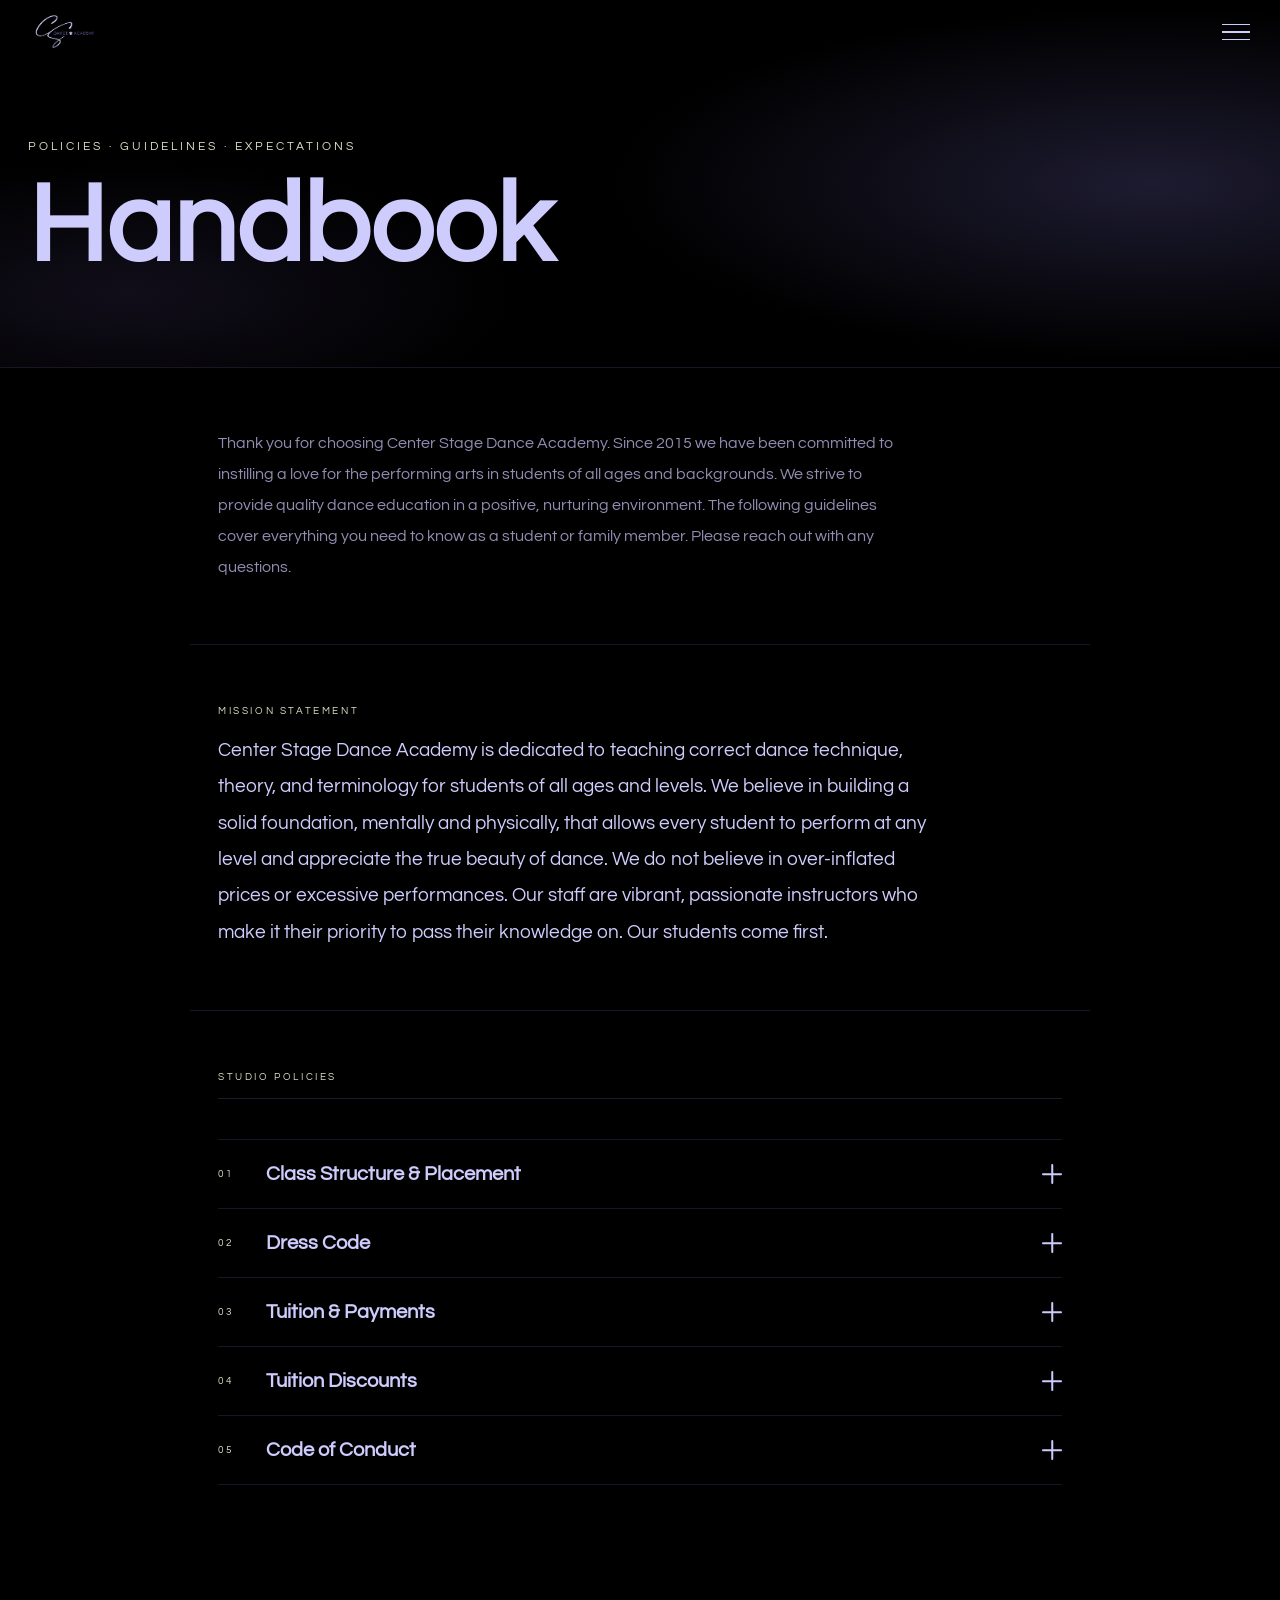
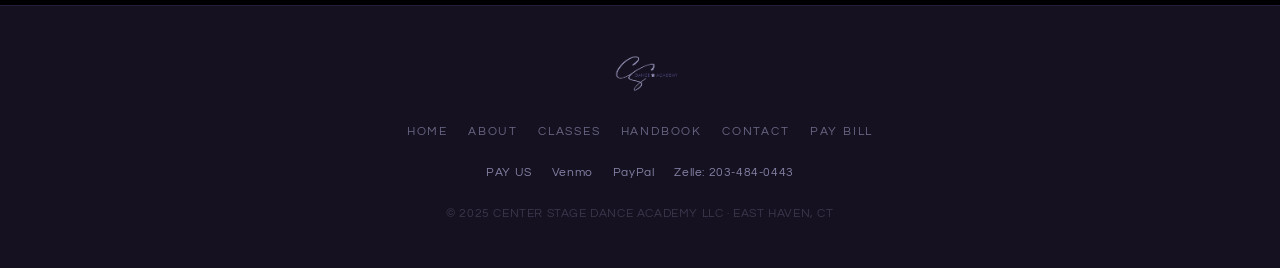
<file: handbook.html>
<!DOCTYPE html>
<html lang="en">
  <head>
    <meta charset="UTF-8" />
    <meta name="viewport" content="width=device-width, initial-scale=1.0" />
    <title>Handbook | Center Stage Dance Academy</title>
    <link rel="stylesheet" href="styles.css" />
    <style>

      /* ── WELCOME BLOCK ── */
      .welcome-block {
        padding: 60px 28px;
        max-width: 900px;
        margin: 0 auto;
        border-bottom: 1px solid rgba(58,54,96,0.4);
      }

      .welcome-block p {
        font-size: 1rem;
        line-height: 1.95;
        color: rgba(206,203,253,0.7);
        max-width: 680px;
      }

      /* ── MISSION BLOCK ── */
      .mission-block {
        padding: 60px 28px;
        max-width: 900px;
        margin: 0 auto;
        border-bottom: 1px solid rgba(58,54,96,0.4);
        display: flex;
        flex-direction: column;
        gap: 16px;
      }

      .mission-label {
        font-size: 0.65rem;
        letter-spacing: 0.25em;
        text-transform: uppercase;
        color: var(--contrast);
      }

      .mission-text {
        font-size: clamp(1rem, 3vw, 1.2rem);
        line-height: 1.9;
        color: var(--light-purple);
        max-width: 720px;
      }

      /* ── ACCORDION ── */
      .accordion-section {
        padding: 60px 28px 80px;
        max-width: 900px;
        margin: 0 auto;
      }

      .accordion-section-label {
        font-size: 0.65rem;
        letter-spacing: 0.25em;
        text-transform: uppercase;
        color: var(--contrast);
        margin-bottom: 40px;
        padding-bottom: 16px;
        border-bottom: 1px solid rgba(58,54,96,0.5);
      }

      .accordion {
        display: flex;
        flex-direction: column;
      }

      .accordion-item {
        border-bottom: 1px solid rgba(58,54,96,0.4);
      }

      .accordion-item:first-child {
        border-top: 1px solid rgba(58,54,96,0.4);
      }

      .accordion-trigger {
        width: 100%;
        background: none;
        border: none;
        padding: 24px 0;
        display: flex;
        align-items: center;
        justify-content: space-between;
        cursor: pointer;
        gap: 20px;
        text-align: left;
      }

      .accordion-trigger-left {
        display: flex;
        align-items: center;
        gap: 20px;
      }

      .accordion-number {
        font-size: 0.62rem;
        letter-spacing: 0.2em;
        color: var(--contrast);
        text-transform: uppercase;
        min-width: 28px;
      }

      .accordion-title {
        font-size: clamp(1rem, 3.5vw, 1.25rem);
        font-weight: bold;
        color: var(--light-purple);
        transition: color 0.2s;
      }

      .accordion-trigger:hover .accordion-title {
        color: var(--contrast);
      }

      .accordion-icon {
        flex-shrink: 0;
        width: 20px;
        height: 20px;
        position: relative;
      }

      .accordion-icon::before,
      .accordion-icon::after {
        content: '';
        position: absolute;
        background: var(--light-purple);
        border-radius: 2px;
        transition: all 0.35s cubic-bezier(.77,0,.175,1);
      }

      .accordion-icon::before {
        width: 100%; height: 1.5px;
        top: 50%; left: 0;
        transform: translateY(-50%);
      }

      .accordion-icon::after {
        width: 1.5px; height: 100%;
        left: 50%; top: 0;
        transform: translateX(-50%);
      }

      .accordion-item.open .accordion-icon::after {
        transform: translateX(-50%) rotate(90deg);
        opacity: 0;
      }

      .accordion-body {
        display: grid;
        grid-template-rows: 0fr;
        transition: grid-template-rows 0.4s cubic-bezier(.77,0,.175,1);
      }

      .accordion-item.open .accordion-body {
        grid-template-rows: 1fr;
      }

      .accordion-body-inner {
        overflow: hidden;
      }

      .accordion-content {
        padding: 0 0 32px 48px;
        display: flex;
        flex-direction: column;
        gap: 20px;
      }

      .accordion-content p {
        font-size: 0.92rem;
        line-height: 1.9;
        color: rgba(206,203,253,0.7);
      }

      .accordion-content a {
        color: var(--light-purple);
        text-decoration: underline;
        text-underline-offset: 3px;
      }

      /* ── SUB SECTIONS ── */
      .sub-section {
        display: flex;
        flex-direction: column;
        gap: 12px;
      }

      .sub-title {
        font-size: 0.7rem;
        letter-spacing: 0.18em;
        text-transform: uppercase;
        color: var(--contrast);
      }

      /* ── LISTS ── */
      .handbook-list {
        list-style: disc;
        padding-left: 18px;
        display: flex;
        flex-direction: column;
        gap: 8px;
      }

      .handbook-list li {
        font-size: 0.92rem;
        line-height: 1.7;
        color: rgba(206,203,253,0.7);
        padding-left: 4px;
      }

      .handbook-list li strong {
        color: var(--light-purple);
        font-weight: bold;
      }

      /* ── SHOE TABLE ── */
      .shoe-table {
        width: 100%;
        border-collapse: collapse;
      }

      .shoe-table td {
        padding: 10px 0;
        font-size: 0.88rem;
        color: rgba(206,203,253,0.7);
        border-bottom: 1px solid rgba(58,54,96,0.25);
        line-height: 1.5;
      }

      .shoe-table td:first-child {
        color: var(--light-purple);
        font-weight: bold;
        width: 42%;
        padding-right: 16px;
      }

      .shoe-table tr:last-child td { border-bottom: none; }

      /* ── DISCOUNT GRID ── */
      .discount-grid {
        display: flex;
        flex-direction: column;
        gap: 10px;
      }

      .discount-row {
        display: flex;
        align-items: center;
        justify-content: space-between;
        padding: 14px 20px;
        border: 1px solid rgba(58,54,96,0.35);
        border-radius: 2px;
      }

      .discount-label {
        font-size: 0.88rem;
        color: rgba(206,203,253,0.7);
      }

      .discount-value {
        font-size: 1rem;
        font-weight: bold;
        color: var(--light-purple);
      }

    </style>
  </head>
  <body>

    <nav id="navbar">
      <a href="index.html" class="nav-logo">
        <img src="logo.png" alt="Center Stage Dance Academy" />
      </a>
      <button class="hamburger" id="hamburger" aria-label="Toggle menu">
        <span></span><span></span><span></span>
      </button>
    </nav>

<div class="menu-overlay" id="menuOverlay">
      <div class="menu-panel menu-panel-1"></div>
      <div class="menu-panel menu-panel-2"></div>
      <div class="menu-panel menu-panel-3"></div>
      <ul class="menu-links">
        <li><a href="#" onclick="navigateTo('index.html'); return false;">Home</a></li>
        <li><a href="#" onclick="navigateTo('about.html'); return false;">About</a></li>
        <li><a href="#" onclick="navigateTo('classes.html'); return false;">Classes</a></li>
        <li><a href="#" onclick="navigateTo('handbook.html'); return false;">Handbook</a></li>
        <li><a href="#" onclick="navigateTo('contact.html'); return false;">Contact</a></li>
        <li><a href="https://app.gostudiopro.com/online/index.php?account_id=21229" target="_blank" onclick="closeMenu()">Portal</a></li>
      </ul>
    </div>

    <!-- PAGE HEADER -->
    <header class="page-header">
      <div class="page-header-content">
        <p class="page-eyebrow">Policies · Guidelines · Expectations</p>
        <h1 class="page-title">Handbook</h1>
      </div>
    </header>

    <!-- WELCOME -->
    <div class="welcome-block">
      <p>Thank you for choosing Center Stage Dance Academy. Since 2015 we have been committed to instilling a love for the performing arts in students of all ages and backgrounds. We strive to provide quality dance education in a positive, nurturing environment. The following guidelines cover everything you need to know as a student or family member. Please reach out with any questions.</p>
    </div>

    <!-- MISSION -->
    <div class="mission-block">
      <p class="mission-label">Mission Statement</p>
      <p class="mission-text">Center Stage Dance Academy is dedicated to teaching correct dance technique, theory, and terminology for students of all ages and levels. We believe in building a solid foundation, mentally and physically, that allows every student to perform at any level and appreciate the true beauty of dance. We do not believe in over-inflated prices or excessive performances. Our staff are vibrant, passionate instructors who make it their priority to pass their knowledge on. Our students come first.</p>
    </div>

    <!-- ACCORDION -->
    <div class="accordion-section">
      <p class="accordion-section-label">Studio Policies</p>

      <div class="accordion">

        <!-- 01 CLASS STRUCTURE -->
        <div class="accordion-item">
          <button class="accordion-trigger" onclick="toggleAccordion(this)">
            <div class="accordion-trigger-left">
              <span class="accordion-number">01</span>
              <span class="accordion-title">Class Structure & Placement</span>
            </div>
            <div class="accordion-icon"></div>
          </button>
          <div class="accordion-body">
            <div class="accordion-body-inner">
              <div class="accordion-content">
                <p>All classes begin with barre work or center warm-ups that form the foundation of each technique. New students are placed by age first, then ability. Advancement is at the instructor's discretion.</p>
                <div class="sub-section">
                  <p class="sub-title">Acro Placement Levels</p>
                  <ul class="handbook-list">
                    <li><strong>Acro 1:</strong> Beginning level, ages 5 and older</li>
                    <li><strong>Acro 2:</strong> Must perform a standing backbend and cartwheel</li>
                    <li><strong>Acro 3:</strong> Must perform a standing backbend and pull up independently, a back walkover, and hold a handstand</li>
                  </ul>
                </div>
              </div>
            </div>
          </div>
        </div>

        <!-- 02 DRESS CODE -->
        <div class="accordion-item">
          <button class="accordion-trigger" onclick="toggleAccordion(this)">
            <div class="accordion-trigger-left">
              <span class="accordion-number">02</span>
              <span class="accordion-title">Dress Code</span>
            </div>
            <div class="accordion-icon"></div>
          </button>
          <div class="accordion-body">
            <div class="accordion-body-inner">
              <div class="accordion-content">
                <p>Proper attire is required so instructors can see body lines and ensure correct technique.</p>
                <div class="sub-section">
                  <p class="sub-title">Ages 5 & Under</p>
                  <ul class="handbook-list">
                    <li>Any colored leotard and tights</li>
                    <li>Skirt optional</li>
                    <li>Dance bags brought into the dance room</li>
                    <li>Shoes changed in the dance room by teachers</li>
                    <li>Parents may not enter the dance room without permission</li>
                  </ul>
                </div>
                <div class="sub-section">
                  <p class="sub-title">Ages 6 & Up</p>
                  <ul class="handbook-list">
                    <li>Any colored leotard, unitard, leggings, or fitted top</li>
                    <li>No sweatshirts or hoodies</li>
                    <li>Dance bags stay in the waiting area</li>
                    <li>No street shoes on the dance floor</li>
                    <li>Shoes changed in the waiting area</li>
                    <li>Water bottles only in the dance room</li>
                    <li>Phones must stay in the waiting area</li>
                  </ul>
                </div>
                <div class="sub-section">
                  <p class="sub-title">All Students</p>
                  <ul class="handbook-list">
                    <li>Hair must be in a ponytail, braids, or bun before entering class</li>
                    <li>Students may not leave the dance room without permission</li>
                  </ul>
                </div>
                <div class="sub-section">
                  <p class="sub-title">Required Shoes by Class</p>
                  <table class="shoe-table">
                    <tr><td>Ballet</td><td>Pink or White</td></tr>
                    <tr><td>Tap</td><td>Tan Mary Janes</td></tr>
                    <tr><td>Jazz</td><td>Tan Jazz Boots</td></tr>
                    <tr><td>Musical Theater</td><td>Tan Character Shoes (1.5" heel)</td></tr>
                    <tr><td>Hip Hop</td><td>Sneakers</td></tr>
                    <tr><td>Acro</td><td>Barefoot</td></tr>
                  </table>
                </div>
              </div>
            </div>
          </div>
        </div>

        <!-- 03 TUITION -->
        <div class="accordion-item">
          <button class="accordion-trigger" onclick="toggleAccordion(this)">
            <div class="accordion-trigger-left">
              <span class="accordion-number">03</span>
              <span class="accordion-title">Tuition & Payments</span>
            </div>
            <div class="accordion-icon"></div>
          </button>
          <div class="accordion-body">
            <div class="accordion-body-inner">
              <div class="accordion-content">
                <p>Tuition covers a 30-week curriculum paid in 9 monthly installments from September through May. Recital costumes are included. Tuition is due the first week of each month.</p>
                <div class="sub-section">
                  <p class="sub-title">Payment Policies</p>
                  <ul class="handbook-list">
                    <li>No monthly invoices are sent, payment is the account holder's responsibility</li>
                    <li>A $20 late fee applies after the 15th of each month</li>
                    <li>Accounts over 60 days delinquent may result in suspended lessons</li>
                    <li>Accounts must be current to receive costumes or participate in performances</li>
                    <li>Returned checks incur a $25 fee and require cash payment for the remainder of the year</li>
                  </ul>
                </div>
                <div class="sub-section">
                  <p class="sub-title">Accepted Payment Methods</p>
                  <ul class="handbook-list">
                    <li>Cash or Check</li>
                    <li><a href="https://www.paypal.com/paypalme/centerstagellc" target="_blank">PayPal</a></li>
                    <li><a href="https://venmo.com/centerstagedancellc" target="_blank">Venmo</a></li>
                    <li><a href="https://app.gostudiopro.com/online/index.php?account_id=21229" target="_blank">Studio Pro Parent Portal</a></li>
                  </ul>
                </div>
              </div>
            </div>
          </div>
        </div>

        <!-- 04 DISCOUNTS -->
        <div class="accordion-item">
          <button class="accordion-trigger" onclick="toggleAccordion(this)">
            <div class="accordion-trigger-left">
              <span class="accordion-number">04</span>
              <span class="accordion-title">Tuition Discounts</span>
            </div>
            <div class="accordion-icon"></div>
          </button>
          <div class="accordion-body">
            <div class="accordion-body-inner">
              <div class="accordion-content">
                <p>Multi-child discounts apply per household, based on age oldest to youngest.</p>
                <div class="discount-grid">
                  <div class="discount-row">
                    <span class="discount-label">2nd Child</span>
                    <span class="discount-value">5% off</span>
                  </div>
                  <div class="discount-row">
                    <span class="discount-label">3rd Child</span>
                    <span class="discount-value">10% off</span>
                  </div>
                  <div class="discount-row">
                    <span class="discount-label">4th Child</span>
                    <span class="discount-value">15% off</span>
                  </div>
                </div>
              </div>
            </div>
          </div>
        </div>

        <!-- 05 CODE OF CONDUCT -->
        <div class="accordion-item">
          <button class="accordion-trigger" onclick="toggleAccordion(this)">
            <div class="accordion-trigger-left">
              <span class="accordion-number">05</span>
              <span class="accordion-title">Code of Conduct</span>
            </div>
            <div class="accordion-icon"></div>
          </button>
          <div class="accordion-body">
            <div class="accordion-body-inner">
              <div class="accordion-content">
                <p>We expect all students to show respect for themselves, each other, and all instructors.</p>
                <div class="sub-section">
                  <p class="sub-title">In the Studio</p>
                  <ul class="handbook-list">
                    <li>Arrive on time with proper attire and shoes</li>
                    <li>Hair pulled up before entering class</li>
                    <li>No phones or gum in the dance room</li>
                    <li>Do not talk during class unless asking a question</li>
                    <li>No sitting during class</li>
                    <li>Do not leave the dance room without permission</li>
                    <li>Clap at the end of class to thank the instructor</li>
                    <li>No running, yelling, or rough play</li>
                    <li>Notify the instructor before class if injured, sick, or leaving early</li>
                  </ul>
                </div>
                <div class="sub-section">
                  <p class="sub-title">Respect & Community</p>
                  <ul class="handbook-list">
                    <li>Be kind to all instructors, peers, and staff at all times</li>
                    <li>No inappropriate language or conversations by students or parents</li>
                    <li>Gossiping among students or parents will not be tolerated</li>
                    <li>Derogatory comments about the studio, staff, or classmates, in person or online, are strictly prohibited</li>
                    <li>Alcohol and drugs are forbidden on studio premises</li>
                  </ul>
                </div>
                <p>Miss April has final say on all placement and studio matters. The studio reserves the right to dismiss any student for inappropriate or disruptive behavior.</p>
              </div>
            </div>
          </div>
        </div>

      </div>
    </div>

    <footer>
      <div class="footer-logo">
        <img src="logo.png" alt="Center Stage Dance Academy" />
      </div>
      <div class="footer-links">
        <a href="#" onclick="navigateTo('index.html'); return false;">Home</a>
        <a href="#" onclick="navigateTo('about.html'); return false;">About</a>
        <a href="#" onclick="navigateTo('classes.html'); return false;">Classes</a>
        <a href="#" onclick="navigateTo('handbook.html'); return false;">Handbook</a>
        <a href="#" onclick="navigateTo('contact.html'); return false;">Contact</a>
        <a href="https://app.gostudiopro.com/online/index.php?account_id=21229" target="_blank">Pay Bill</a>
      </div>
      <div class="footer-payments">
        <span class="footer-payments-label">Pay Us</span>
        <a href="https://venmo.com/u/centerstagedancellc" target="_blank">Venmo</a>
        <a href="https://www.paypal.com/paypalme/centerstagellc" target="_blank">PayPal</a>
        <span>Zelle: <a href="tel:+12034840443">203-484-0443</a></span>
      </div>
      <p class="footer-copy">© 2025 Center Stage Dance Academy LLC · East Haven, CT</p>
    </footer>

    <script src="nav.js"></script>
    <script>
      function toggleAccordion(trigger) {
        const item = trigger.closest('.accordion-item');
        const isOpen = item.classList.contains('open');
        document.querySelectorAll('.accordion-item').forEach(i => i.classList.remove('open'));
        if (!isOpen) item.classList.add('open');
      }
    </script>
  </body>
</html>
</file>
<file: styles.css>
@font-face {
  font-family: 'Questrial';
  src: url('Questrial-Regular.ttf') format('truetype');
  font-weight: normal;
  font-style: normal;
  font-display: swap;
}

:root {
  --black: #000000;
  --extra-dark-purple: #151120;
  --dark-purple: #3A3660;
  --light-purple: #CECBFD;
  --contrast: #E0DFC8;
}

* {
  margin: 0;
  padding: 0;
  box-sizing: border-box;
  font-family: 'Questrial', sans-serif;
  font-weight: normal;
  font-style: normal;
}

html, body {
  font-family: 'Questrial', sans-serif;
  font-weight: normal;
  font-style: normal;
}

body {
  background: var(--black);
  color: var(--light-purple);
  overflow-x: hidden;
  -webkit-font-smoothing: antialiased;
}

h1, h2, h3, h4, h5, h6,
p, a, span, li, blockquote,
button, input, textarea, select, label {
  font-family: 'Questrial', sans-serif;
  font-weight: normal;
  font-style: normal;
}

/* Bold only when explicitly set */
.bold, strong, b,
.page-title,
.bio-name,
.bio-title-bold,
.staff-name,
.value-title,
.why-title,
.reg-date,
.class-name,
.specialty-name,
.cta-block h2,
.register-cta h2,
.announcement-title,
.story-pull,
.section-label,
.classes-section-label,
.classes-intro-label,
.home-section-label,
.accordion-title,
.class-trigger .class-name {
  font-family: 'Questrial', sans-serif;
  font-weight: bold;
  font-style: normal;
}

/* ── CONTRAST COLOR LABELS ── */
/* These are the small uppercase labels in var(--contrast) */
.page-eyebrow,
.section-label,
.section-eyebrow,
.classes-section-label,
.classes-intro-label,
.home-section-label,
.reg-section-header .home-section-label,
.reg-type,
.reg-scroll-hint,
.sub-title,
.bio-title,
.staff-role,
.class-detail-cell.header-cell,
.specialty-req,
.register-cta-label,
.cta-block-label,
.discount-label,
.map-label,
.info-section-label,
.form-section-label,
.accordion-number,
.class-detail-label,
.info-item-label,
.mission-label,
.footer-links a,
.footer-copy {
  font-family: 'Questrial', sans-serif;
  font-weight: normal;
  font-style: normal;
  font-size: 0.75rem;
  letter-spacing: 0.2em;
  text-transform: uppercase;
  color: var(--contrast);
}

/* ── NAVBAR ── */
nav {
  position: fixed;
  top: 0; left: 0; right: 0;
  z-index: 100;
  height: 64px;
  display: flex;
  align-items: center;
  justify-content: space-between;
  padding: 0 24px 0 12px;
  background: transparent;
  transition: background 0.4s, transform 0.4s cubic-bezier(.77,0,.175,1);
}

nav.scrolled {
  background: rgba(21,17,32,0.95);
  backdrop-filter: blur(10px);
  -webkit-backdrop-filter: blur(10px);
}

nav.hidden { transform: translateY(-100%); }

.nav-logo {
  z-index: 200;
  display: flex;
  align-items: center;
  line-height: 0;
}

.nav-logo img {
  height: 38px;
  width: auto;
  max-width: 160px;
  object-fit: contain;
  display: block;
}

/* ── HAMBURGER ── */
.hamburger {
  display: flex;
  flex-direction: column;
  gap: 6px;
  cursor: pointer;
  background: none;
  border: none;
  padding: 6px;
  z-index: 200;
}

.hamburger span {
  display: block;
  width: 28px;
  height: 1.5px;
  background: var(--light-purple);
  transition: all 0.4s cubic-bezier(.77,0,.175,1);
  transform-origin: center;
}

.hamburger.open span:nth-child(1) {
  transform: translateY(7.5px) rotate(45deg);
  background: var(--black);
}
.hamburger.open span:nth-child(2) { opacity: 0; }
.hamburger.open span:nth-child(3) {
  transform: translateY(-7.5px) rotate(-45deg);
  background: var(--black);
}

/* ── FULL SCREEN MENU ── */
.menu-overlay {
  position: fixed;
  inset: 0;
  z-index: 150;
  display: flex;
  flex-direction: column;
  justify-content: center;
  padding: 80px 40px 40px;
  pointer-events: none;
  visibility: hidden;
}

.menu-overlay.open {
  pointer-events: all;
  visibility: visible;
}

.menu-panel {
  position: absolute;
  inset: 0;
  transform: translateX(100%);
  transition: transform 0.6s cubic-bezier(.77,0,.175,1);
}

.menu-panel-1 { background: var(--dark-purple);       z-index: -3; transition-delay: 0s; }
.menu-panel-2 { background: var(--extra-dark-purple); z-index: -2; transition-delay: 0.08s; }
.menu-panel-3 { background: var(--light-purple);      z-index: -1; transition-delay: 0.16s; }

.menu-overlay.open .menu-panel { transform: translateX(0); }

.menu-links {
  list-style: none;
  display: flex;
  flex-direction: column;
  gap: 8px;
}

.menu-links li { overflow: hidden; }

.menu-links a {
  display: block;
  font-family: 'Questrial', sans-serif;
  font-size: clamp(2.4rem, 10vw, 5rem);
  font-weight: normal;
  font-style: normal;
  color: var(--black);
  text-decoration: none;
  letter-spacing: -0.01em;
  line-height: 1.15;
  transform: translateY(110%);
  transition: transform 0.5s cubic-bezier(.77,0,.175,1), color 0.2s;
}

.menu-links a:hover { color: var(--dark-purple); }
.menu-overlay.open .menu-links a { transform: translateY(0); }

.menu-links li:nth-child(1) a { transition-delay: 0.28s; }
.menu-links li:nth-child(2) a { transition-delay: 0.35s; }
.menu-links li:nth-child(3) a { transition-delay: 0.42s; }
.menu-links li:nth-child(4) a { transition-delay: 0.49s; }
.menu-links li:nth-child(5) a { transition-delay: 0.56s; }
.menu-links li:nth-child(6) a { transition-delay: 0.63s; }

/* ── FOOTER ── */
footer {
  background: var(--extra-dark-purple);
  padding: 48px 28px;
  text-align: center;
  border-top: 1px solid rgba(58,54,96,0.4);
  margin-top: 40px;
}

.footer-logo img {
  height: 40px;
  margin: 0 auto 28px;
  opacity: 0.7;
}

.footer-links {
  display: flex;
  flex-wrap: wrap;
  gap: 20px;
  justify-content: center;
  margin-bottom: 28px;
}

.footer-links a {
  font-size: 0.75rem;
  letter-spacing: 0.15em;
  text-transform: uppercase;
  color: rgba(206,203,253,0.45);
  text-decoration: none;
  transition: color 0.2s;
  font-weight: normal;
}

.footer-links a:hover { color: var(--light-purple); }

.footer-payments {
  display: flex;
  flex-wrap: wrap;
  align-items: center;
  gap: 20px;
  justify-content: center;
  margin-bottom: 28px;
}

.footer-payments-label {
  font-size: 0.75rem;
  letter-spacing: 0.15em;
  text-transform: uppercase;
  color: rgba(206,203,253,0.35);
}

.footer-payments a,
.footer-payments span {
  font-size: 0.75rem;
  letter-spacing: 0.05em;
  color: rgba(206,203,253,0.6);
  text-decoration: none;
  transition: color 0.2s;
  font-weight: normal;
}

.footer-payments a:hover { color: var(--light-purple); }

.footer-copy {
  font-size: 0.75rem;
  color: rgba(206,203,253,0.2);
  letter-spacing: 0.05em;
}

/* ── SHARED PAGE HEADER ── */
.page-header {
  padding: 140px 28px 80px;
  position: relative;
  overflow: hidden;
  border-bottom: 1px solid rgba(58,54,96,0.4);
}

.page-header::before {
  content: '';
  position: absolute;
  inset: 0;
  background:
    radial-gradient(ellipse 70% 80% at 90% 50%, rgba(58,54,96,0.5) 0%, transparent 60%),
    radial-gradient(ellipse 50% 60% at 10% 80%, rgba(21,17,32,0.8) 0%, transparent 60%),
    var(--black);
  z-index: 0;
}

.page-header-content {
  position: relative;
  z-index: 1;
  max-width: 700px;
}

.page-eyebrow {
  font-size: 0.75rem;
  letter-spacing: 0.25em;
  text-transform: uppercase;
  color: var(--contrast);
  margin-bottom: 16px;
  opacity: 0;
  animation: fadeUp 0.8s 0.2s ease forwards;
  font-weight: normal;
}

.page-title {
  font-size: clamp(3.5rem, 10vw, 7rem);
  font-weight: bold;
  line-height: 1.05;
  color: var(--light-purple);
  opacity: 0;
  animation: fadeUp 0.8s 0.35s ease forwards;
}

/* ── SHARED SECTION ── */
.section {
  padding: 80px 28px;
  max-width: 900px;
  margin: 0 auto;
}

.section-label {
  font-size: 0.75rem;
  letter-spacing: 0.25em;
  text-transform: uppercase;
  color: var(--contrast);
  margin-bottom: 40px;
  padding-bottom: 16px;
  border-bottom: 1px solid rgba(58,54,96,0.5);
  font-weight: normal;
}

.rule {
  width: 100%;
  height: 1px;
  background: rgba(58,54,96,0.4);
  max-width: 900px;
  margin: 0 auto;
}

/* ── ANIMATIONS ── */
@keyframes fadeUp {
  from { opacity: 0; transform: translateY(20px); }
  to   { opacity: 1; transform: translateY(0); }
}

/* ── REGISTRATION SCROLL ── */
.reg-section {
  padding: 80px 0;
}

.reg-section-header {
  padding: 0 28px;
  margin-bottom: 32px;
}

.reg-scroll-track {
  display: flex;
  gap: 16px;
  overflow-x: auto;
  padding: 4px 28px 24px;
  scroll-snap-type: x mandatory;
  -webkit-overflow-scrolling: touch;
  scrollbar-width: none;
}

.reg-scroll-track::-webkit-scrollbar {
  display: none;
}

.reg-card {
  flex-shrink: 0;
  width: clamp(200px, 60vw, 240px);
  scroll-snap-align: start;
  border: 1px solid rgba(58,54,96,0.4);
  border-radius: 2px;
  padding: 28px 20px;
  display: flex;
  flex-direction: column;
  gap: 8px;
  background: rgba(58,54,96,0.06);
  transition: border-color 0.3s;
}

.reg-card:hover {
  border-color: rgba(206,203,253,0.3);
}

.reg-card.featured {
  border-color: rgba(206,203,253,0.35);
  background: rgba(206,203,253,0.05);
}

.reg-date {
  font-size: 1rem;
  font-weight: bold;
  color: var(--light-purple);
  line-height: 1.2;
  padding-bottom: 10px;
  border-bottom: 1px solid rgba(58,54,96,0.4);
  margin-bottom: 4px;
}

.reg-type {
  font-size: 0.75rem;
  letter-spacing: 0.15em;
  text-transform: uppercase;
  color: var(--contrast);
  font-weight: normal;
}

.reg-who {
  font-size: 0.85rem;
  color: rgba(206,203,253,0.6);
  font-weight: normal;
}

.reg-fee {
  font-size: 0.88rem;
  color: rgba(206,203,253,0.55);
  margin-top: 4px;
  font-weight: normal;
}

.reg-fee strong {
  color: var(--light-purple);
  font-weight: bold;
}

.reg-time {
  font-size: 0.78rem;
  color: rgba(206,203,253,0.4);
  letter-spacing: 0.04em;
  font-weight: normal;
}

.reg-scroll-hint {
  padding: 0 28px;
  margin-top: 4px;
  font-size: 0.75rem;
  letter-spacing: 0.15em;
  text-transform: uppercase;
  color: rgba(206,203,253,0.2);
  font-weight: normal;
}
</file>
